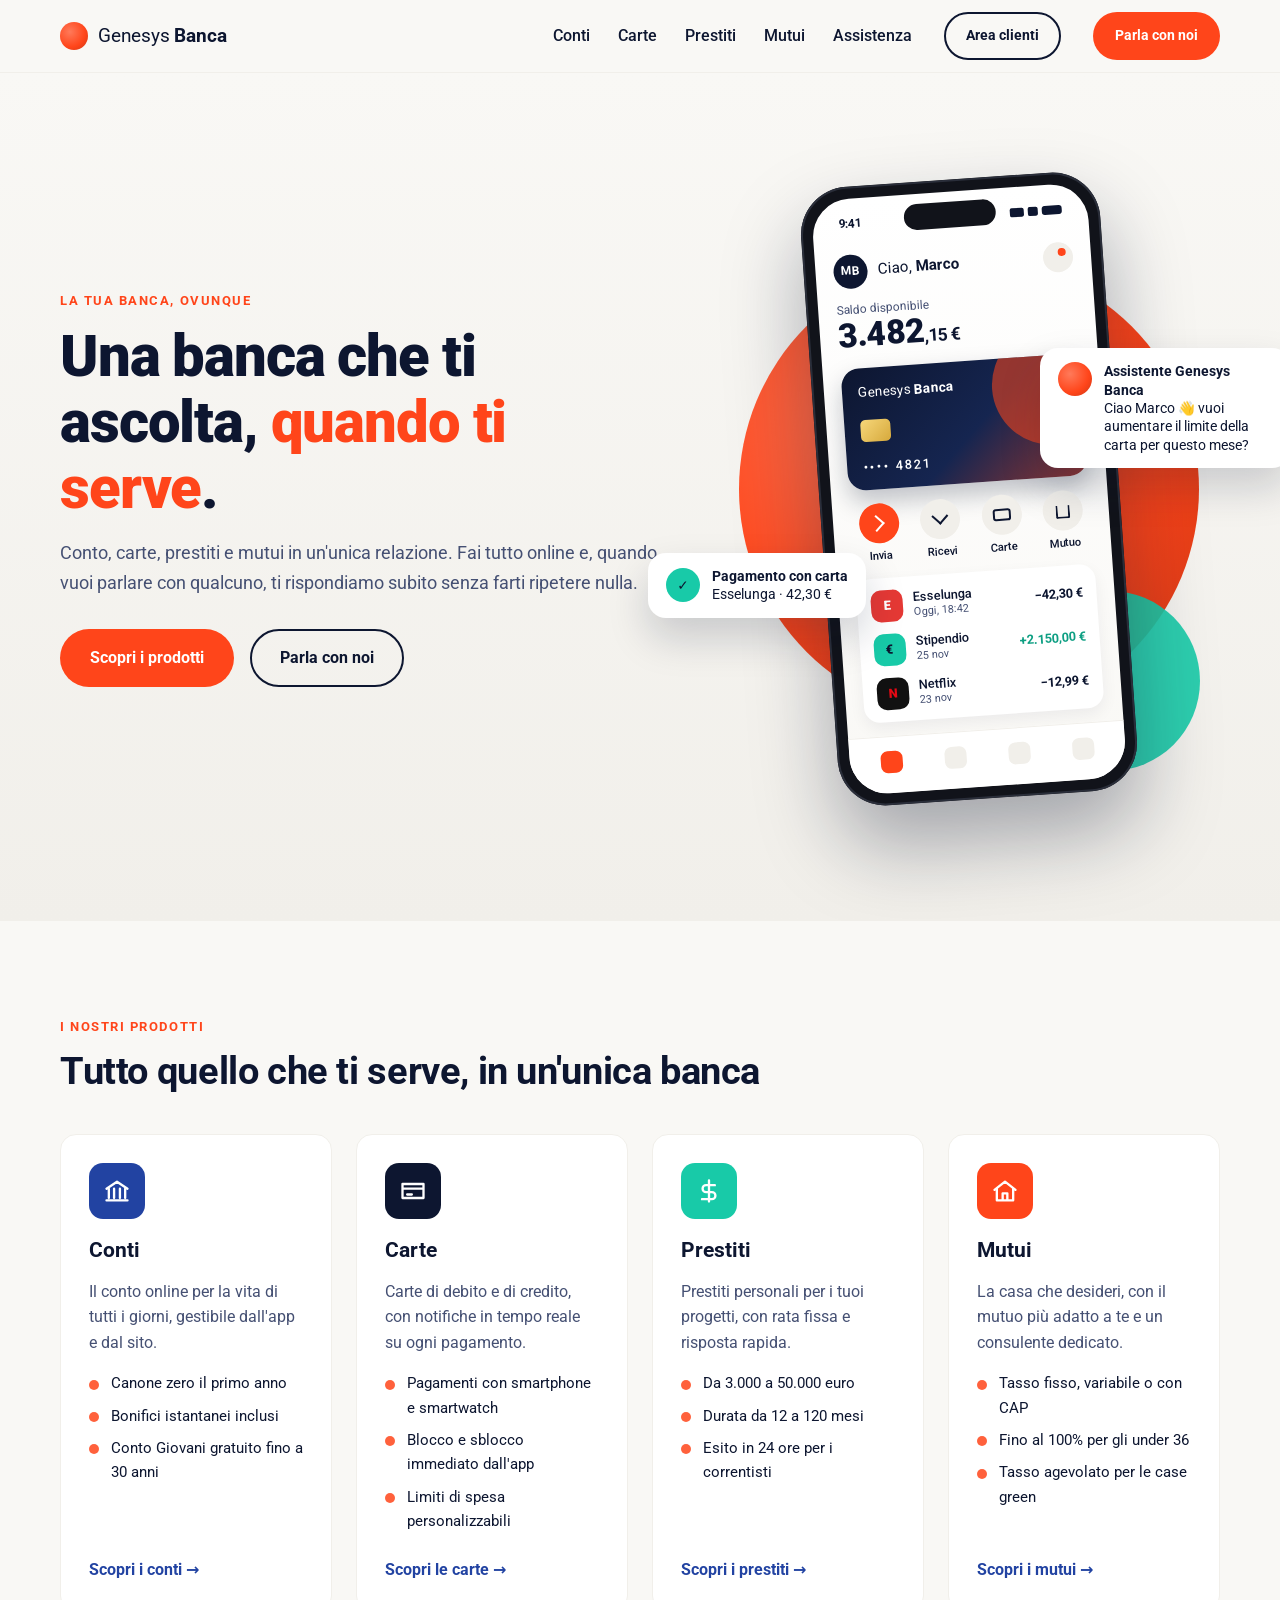
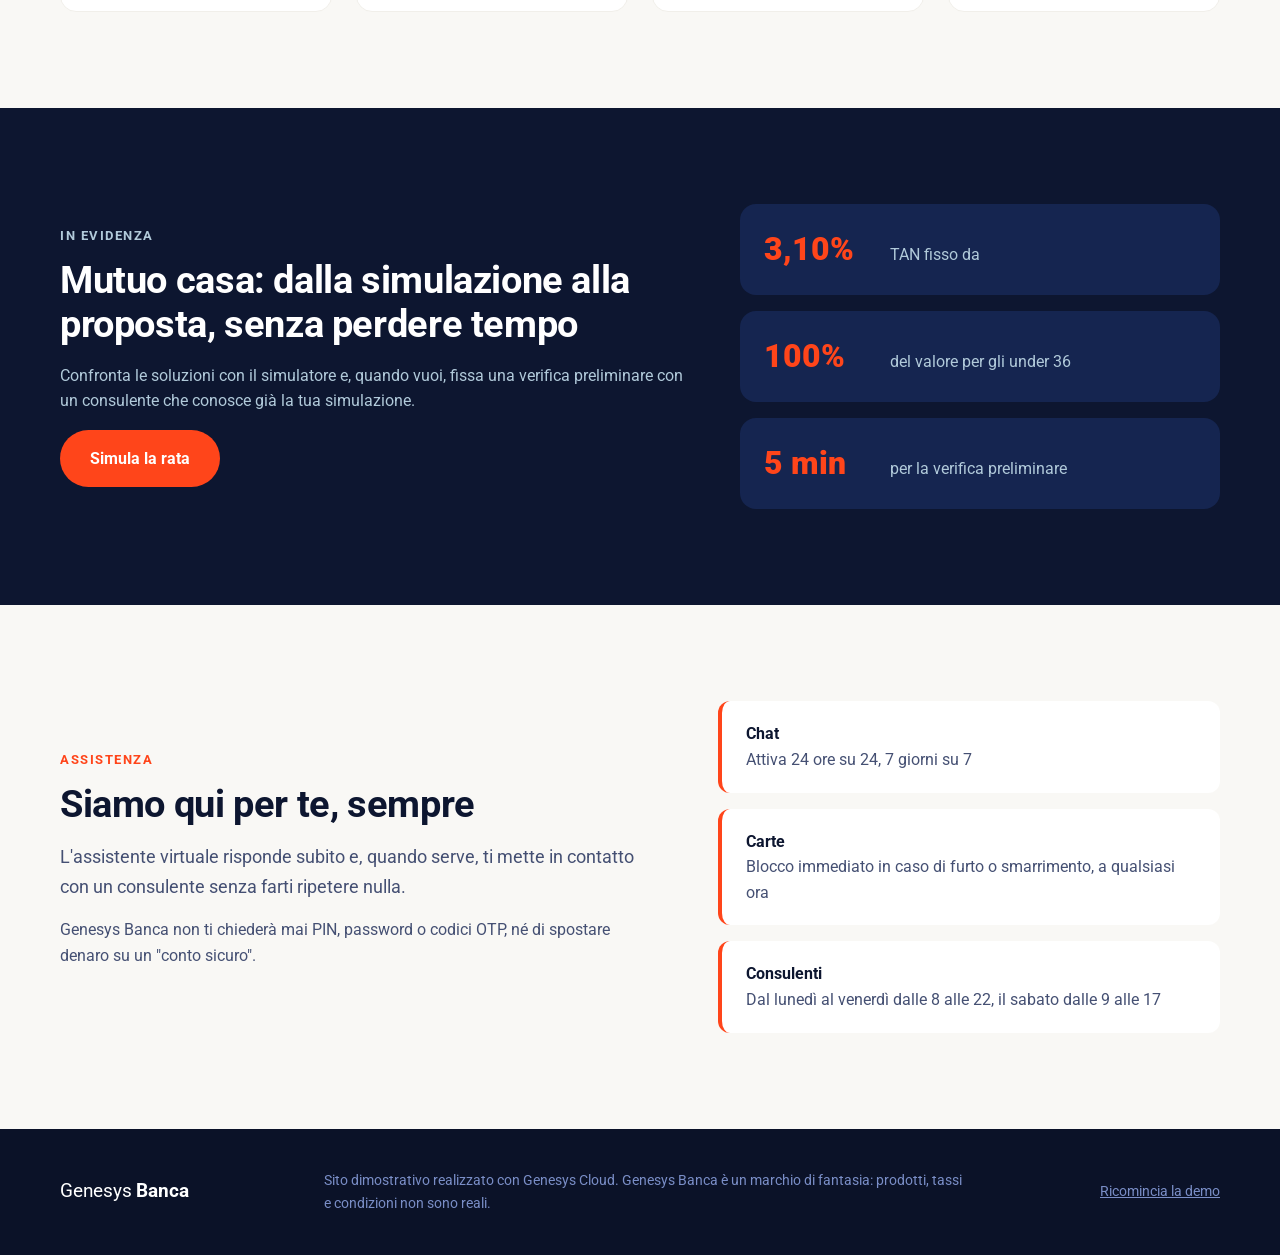
<file: index.html>
<!doctype html>
<html lang="it">
<head>
  <meta charset="utf-8">
  <meta name="viewport" content="width=device-width, initial-scale=1">
  <title>Genesys Banca | Conti, Carte, Prestiti e Mutui</title>
  <meta name="description" content="Genesys Banca: conti, carte, prestiti e mutui, con assistenza in chat 24 ore su 24.">
  <link rel="icon" type="image/png" href="app/icons/icon-192.png">
  <link rel="apple-touch-icon" href="app/icons/apple-touch-icon.png">
  <meta property="og:type" content="website">
  <meta property="og:site_name" content="Genesys Banca">
  <meta property="og:title" content="Genesys Banca | Conti, Carte, Prestiti e Mutui">
  <meta property="og:description" content="Conto, carte, prestiti e mutui in un'unica banca, con assistenza in chat 24 ore su 24.">
  <meta property="og:url" content="https://paolomanzotti.github.io/genesys-banca/">
  <meta property="og:image" content="https://paolomanzotti.github.io/genesys-banca/og-image.png">
  <meta property="og:image:width" content="1200">
  <meta property="og:image:height" content="630">
  <meta name="twitter:card" content="summary_large_image">
  <link rel="preconnect" href="https://fonts.googleapis.com">
  <link rel="preconnect" href="https://fonts.gstatic.com" crossorigin>
  <link href="https://fonts.googleapis.com/css2?family=Roboto:wght@400;500;700;900&display=swap" rel="stylesheet">
  <link rel="stylesheet" href="styles.css?v=13">
  <script src="app.js?v=8"></script>
</head>
<body data-home>
  <header class="topbar">
    <div class="container topbar-inner">
      <a class="brand" href="index.html">
        <span class="brand-mark" aria-hidden="true"></span>
        <span class="brand-name">Genesys <strong>Banca</strong></span>
      </a>
      <nav class="nav">
        <a href="conti.html">Conti</a>
        <a href="carte.html">Carte</a>
        <a href="prestiti.html">Prestiti</a>
        <a href="mutui.html">Mutui</a>
        <a href="index.html#assistenza">Assistenza</a>
      </nav>
      <div class="account" data-logged-out>
        <button class="btn btn-ghost btn-small" data-open-login>Area clienti</button>
      </div>
      <div class="account" data-logged-in hidden>
        <span class="greeting">Ciao, <strong data-customer-first-name></strong></span>
        <button class="link link-plain" data-logout>Esci</button>
      </div>
      <button class="btn btn-primary btn-small" data-open-chat>Parla con noi</button>
    </div>
  </header>

  <div class="modal" data-login-modal hidden>
    <div class="modal-card" role="dialog" aria-modal="true" aria-labelledby="login-title">
      <button class="modal-close" data-close-login aria-label="Chiudi">×</button>
      <p class="eyebrow">Area clienti</p>
      <h2 id="login-title">Accedi al tuo profilo</h2>
      <p class="modal-text">Sito dimostrativo: scegli il cliente demo con cui accedere.</p>
      <button class="customer" data-login>
        <span class="customer-avatar">MB</span>
        <span class="customer-info">
          <strong>Marco Bianchi</strong>
          <span>Correntista dal 2019 · Filiale Milano Porta Romana</span>
        </span>
        <span class="customer-go">Accedi →</span>
      </button>
    </div>
  </div>

  <main>
    <section class="hero">
      <div class="container hero-inner">
        <div class="hero-text">
          <p class="eyebrow">La tua banca, ovunque</p>
          <h1>Una banca che ti ascolta, <span class="accent">quando ti serve</span>.</h1>
          <p class="lead">Conto, carte, prestiti e mutui in un'unica relazione. Fai tutto online e, quando vuoi parlare con qualcuno, ti rispondiamo subito senza farti ripetere nulla.</p>
          <div class="hero-actions">
            <a class="btn btn-primary" href="#prodotti">Scopri i prodotti</a>
            <button class="btn btn-ghost" data-open-chat>Parla con noi</button>
          </div>
        </div>
        <div class="hero-visual" aria-hidden="true">
          <div class="phone">
            <div class="phone-notch"></div>
            <div class="phone-screen">
              <div class="app-status"><span>9:41</span><span class="app-status-icons"><i></i><i></i><i></i></span></div>
              <div class="app-header">
                <span class="app-avatar">MB</span>
                <span>Ciao, <strong>Marco</strong></span>
                <span class="app-bell"></span>
              </div>
              <div class="app-balance">
                <span>Saldo disponibile</span>
                <strong>3.482<small>,15 €</small></strong>
              </div>
              <div class="app-card">
                <span class="app-card-brand">Genesys <strong>Banca</strong></span>
                <span class="app-card-chip"></span>
                <span class="app-card-number">•••• 4821</span>
              </div>
              <div class="app-actions">
                <span><i class="ic-send"></i>Invia</span>
                <span><i class="ic-receive"></i>Ricevi</span>
                <span><i class="ic-card"></i>Carte</span>
                <span><i class="ic-home"></i>Mutuo</span>
              </div>
              <ul class="app-moves">
                <li><span class="move-logo move-shop">E</span><span>Esselunga<small>Oggi, 18:42</small></span><strong>−42,30 €</strong></li>
                <li><span class="move-logo move-salary">€</span><span>Stipendio<small>25 nov</small></span><strong class="move-in">+2.150,00 €</strong></li>
                <li><span class="move-logo move-sub">N</span><span>Netflix<small>23 nov</small></span><strong>−12,99 €</strong></li>
              </ul>
              <div class="app-tabbar"><i class="on"></i><i></i><i></i><i></i></div>
            </div>
          </div>
          <div class="float float-pay">
            <span class="float-icon">✓</span>
            <span><strong>Pagamento con carta</strong>Esselunga · 42,30 €</span>
          </div>
          <div class="float float-chat">
            <span class="float-avatar"></span>
            <span><strong>Assistente Genesys Banca</strong>Ciao Marco 👋 vuoi aumentare il limite della carta per questo mese?</span>
          </div>
        </div>
      </div>
    </section>

    <section id="prodotti" class="section">
      <div class="container">
        <p class="eyebrow">I nostri prodotti</p>
        <h2>Tutto quello che ti serve, in un'unica banca</h2>
        <div class="cards cards-4">
          <article class="card card-clickable" id="conti">
            <div class="icon icon-blue">
              <svg viewBox="0 0 24 24"><path d="M3 10l9-6 9 6M5 10v8M9.5 10v8M14.5 10v8M19 10v8M3 20h18"/></svg>
            </div>
            <h3>Conti</h3>
            <p>Il conto online per la vita di tutti i giorni, gestibile dall'app e dal sito.</p>
            <ul class="product-list">
              <li>Canone zero il primo anno</li>
              <li>Bonifici istantanei inclusi</li>
              <li>Conto Giovani gratuito fino a 30 anni</li>
            </ul>
            <a class="link" href="conti.html">Scopri i conti</a>
          </article>
          <article class="card card-clickable" id="carte">
            <div class="icon icon-navy">
              <svg viewBox="0 0 24 24"><path d="M3 6h18v12H3zM3 10h18M7 15h4"/></svg>
            </div>
            <h3>Carte</h3>
            <p>Carte di debito e di credito, con notifiche in tempo reale su ogni pagamento.</p>
            <ul class="product-list">
              <li>Pagamenti con smartphone e smartwatch</li>
              <li>Blocco e sblocco immediato dall'app</li>
              <li>Limiti di spesa personalizzabili</li>
            </ul>
            <a class="link" href="carte.html">Scopri le carte</a>
          </article>
          <article class="card card-clickable" id="prestiti">
            <div class="icon icon-teal">
              <svg viewBox="0 0 24 24"><path d="M12 3v18M17 7H9.5a3 3 0 0 0 0 6h5a3 3 0 0 1 0 6H6"/></svg>
            </div>
            <h3>Prestiti</h3>
            <p>Prestiti personali per i tuoi progetti, con rata fissa e risposta rapida.</p>
            <ul class="product-list">
              <li>Da 3.000 a 50.000 euro</li>
              <li>Durata da 12 a 120 mesi</li>
              <li>Esito in 24 ore per i correntisti</li>
            </ul>
            <a class="link" href="prestiti.html">Scopri i prestiti</a>
          </article>
          <article class="card card-clickable">
            <div class="icon icon-orange">
              <svg viewBox="0 0 24 24"><path d="M3 11l9-7 9 7M5 10v10h14V10M10 20v-6h4v6"/></svg>
            </div>
            <h3>Mutui</h3>
            <p>La casa che desideri, con il mutuo più adatto a te e un consulente dedicato.</p>
            <ul class="product-list">
              <li>Tasso fisso, variabile o con CAP</li>
              <li>Fino al 100% per gli under 36</li>
              <li>Tasso agevolato per le case green</li>
            </ul>
            <a class="link" href="mutui.html">Scopri i mutui</a>
          </article>
        </div>
      </div>
    </section>

    <section class="section section-dark">
      <div class="container feature">
        <div>
          <p class="eyebrow eyebrow-light">In evidenza</p>
          <h2>Mutuo casa: dalla simulazione alla proposta, senza perdere tempo</h2>
          <p>Confronta le soluzioni con il simulatore e, quando vuoi, fissa una verifica preliminare con un consulente che conosce già la tua simulazione.</p>
          <a class="btn btn-primary" href="mutui.html#simulatore">Simula la rata</a>
        </div>
        <ul class="feature-stats">
          <li><strong>3,10%</strong><span>TAN fisso da</span></li>
          <li><strong>100%</strong><span>del valore per gli under 36</span></li>
          <li><strong>5 min</strong><span>per la verifica preliminare</span></li>
        </ul>
      </div>
    </section>

    <section id="assistenza" class="section">
      <div class="container assist">
        <div>
          <p class="eyebrow">Assistenza</p>
          <h2>Siamo qui per te, sempre</h2>
          <p class="lead">L'assistente virtuale risponde subito e, quando serve, ti mette in contatto con un consulente senza farti ripetere nulla.</p>
          <p class="muted">Genesys Banca non ti chiederà mai PIN, password o codici OTP, né di spostare denaro su un "conto sicuro".</p>
        </div>
        <ul class="assist-list">
          <li><strong>Chat</strong><span>Attiva 24 ore su 24, 7 giorni su 7</span></li>
          <li><strong>Carte</strong><span>Blocco immediato in caso di furto o smarrimento, a qualsiasi ora</span></li>
          <li><strong>Consulenti</strong><span>Dal lunedì al venerdì dalle 8 alle 22, il sabato dalle 9 alle 17</span></li>
        </ul>
      </div>
    </section>
  </main>

  <footer class="footer">
    <div class="container footer-inner">
      <span class="brand-name">Genesys <strong>Banca</strong></span>
      <p>Sito dimostrativo realizzato con Genesys Cloud. Genesys Banca è un marchio di fantasia: prodotti, tassi e condizioni non sono reali.</p>
      <button type="button" class="footer-reset" data-reset-demo>Ricomincia la demo</button>
    </div>
  </footer>
</body>
</html>
</file>
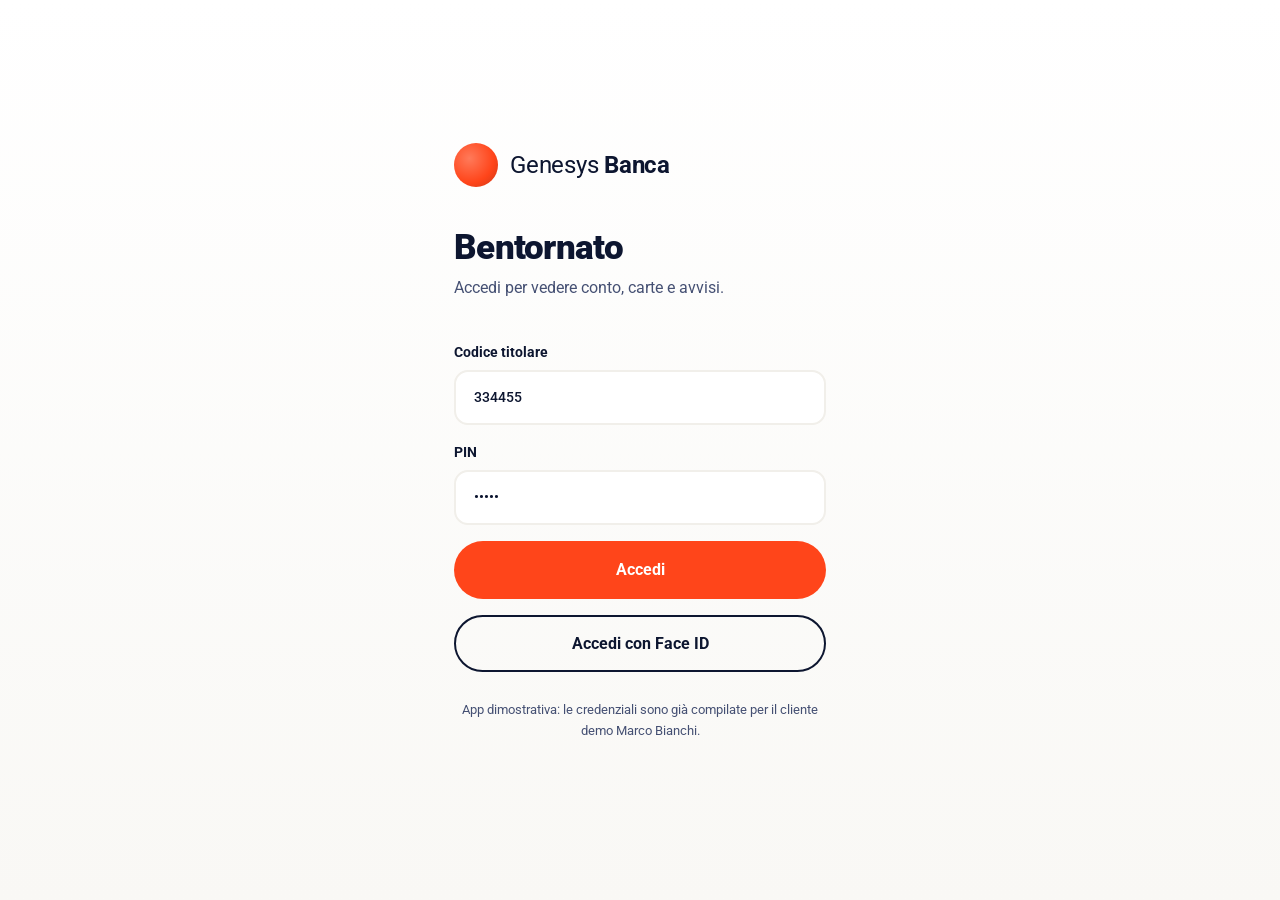
<file: app/index.html>
<!doctype html>
<html lang="it">
<head>
  <meta charset="utf-8">
  <meta name="viewport" content="width=device-width, initial-scale=1, viewport-fit=cover">
  <title>Genesys Banca</title>
  <meta name="theme-color" content="#0d1630">
  <meta name="apple-mobile-web-app-capable" content="yes">
  <meta name="apple-mobile-web-app-title" content="Genesys Banca">
  <meta name="apple-mobile-web-app-status-bar-style" content="default">
  <link rel="manifest" href="manifest.webmanifest">
  <link rel="icon" href="icons/icon-192.png">
  <link rel="apple-touch-icon" href="icons/apple-touch-icon.png">
  <meta property="og:type" content="website">
  <meta property="og:site_name" content="Genesys Banca">
  <meta property="og:title" content="Genesys Banca">
  <meta property="og:description" content="La tua banca in tasca: conto, carte, mutui e avvisi in tempo reale.">
  <meta property="og:url" content="https://paolomanzotti.github.io/genesys-banca/app/">
  <meta property="og:image" content="https://paolomanzotti.github.io/genesys-banca/og-image.png">
  <meta property="og:image:width" content="1200">
  <meta property="og:image:height" content="630">
  <meta name="twitter:card" content="summary_large_image">
  <link rel="preconnect" href="https://fonts.googleapis.com">
  <link rel="preconnect" href="https://fonts.gstatic.com" crossorigin>
  <link href="https://fonts.googleapis.com/css2?family=Roboto:wght@400;500;700;900&display=swap" rel="stylesheet">
  <link rel="stylesheet" href="../styles.css?v=11">
  <script src="../app.js?v=5"></script>
</head>
<body class="pwa">
  <main class="pwa-login" data-view="login" hidden>
    <div class="pwa-login-brand">
      <span class="brand-mark" aria-hidden="true"></span>
      <span class="brand-name">Genesys <strong>Banca</strong></span>
    </div>
    <h1>Bentornato</h1>
    <p class="muted">Accedi per vedere conto, carte e avvisi.</p>
    <form class="pwa-login-form" data-login-form>
      <label>Codice titolare
        <input name="codice" inputmode="numeric" autocomplete="username" value="334455">
      </label>
      <label>PIN
        <input name="pin" type="password" inputmode="numeric" autocomplete="current-password" value="12345" maxlength="5">
      </label>
      <button class="btn btn-primary" type="submit">Accedi</button>
      <button class="btn btn-ghost" type="button" data-face-id>Accedi con Face ID</button>
    </form>
    <p class="pwa-login-note">App dimostrativa: le credenziali sono già compilate per il cliente demo Marco Bianchi.</p>
  </main>

  <main class="pwa-screen" data-view="home" hidden>
    <div class="app-header">
      <span class="app-avatar">MB</span>
      <span>Ciao, <strong>Marco</strong></span>
      <button class="app-bell" data-bell data-go-tab="avvisi" aria-label="Avvisi"></button>
      <button class="link link-plain pwa-logout" data-app-logout>Esci</button>
    </div>

    <div class="app-card pwa-debit">
      <span class="app-card-brand">Genesys <strong>Banca</strong></span>
      <span class="pwa-debit-type">Carta di debito</span>
      <span class="app-card-chip"></span>
      <span class="app-card-number">•••• 4821</span>
    </div>

    <div class="pwa-stats">
      <div><span>Saldo conto</span><strong>3.482,15 €</strong></div>
      <div><span>Speso questo mese</span><strong data-month-total></strong></div>
    </div>

    <div class="pwa-tabs" role="tablist">
      <button role="tab" data-tab="movimenti" aria-selected="true">Movimenti carta</button>
      <button role="tab" data-tab="avvisi" aria-selected="false">Avvisi <span class="pwa-badge" data-inbox-count hidden></span></button>
    </div>

    <section class="pwa-panel" data-tab-panel="movimenti">
      <div class="pwa-push-hint" data-push-hint hidden>
        <span>Attiva gli avvisi per ricevere appuntamenti e conferme in tempo reale.</span>
        <button class="link" data-go-tab="avvisi">Attiva</button>
      </div>
      <div data-movements></div>
    </section>

    <section data-tab-panel="avvisi" hidden>
      <div class="pwa-panel">
        <h2>Avvisi della banca</h2>
        <div data-state="install" hidden>
          <p>Per ricevere gli avvisi su iPhone aggiungi prima l'app alla schermata Home: tocca <strong>Condividi</strong> e poi <strong>Aggiungi alla schermata Home</strong>. Poi apri Genesys Banca dall'icona.</p>
        </div>
        <div data-state="unsupported" hidden>
          <p>Questo browser non supporta le notifiche. Prova con Chrome, Edge o Safari aggiornati.</p>
        </div>
        <div data-state="ask" hidden>
          <p>Ricevi in tempo reale gli appuntamenti con il consulente, con l'orario e il codice per riconoscerci.</p>
          <button class="btn btn-primary" data-enable-push>Attiva notifiche</button>
        </div>
        <div data-state="denied" hidden>
          <p>Le notifiche sono bloccate. Riattivale dalle impostazioni del dispositivo per Genesys Banca.</p>
        </div>
        <div data-state="active" hidden>
          <p class="pwa-ok">Notifiche attive su questo dispositivo.</p>
          <button class="link" data-test-push>Invia un avviso di prova</button>
        </div>
        <p class="pwa-error" data-push-error hidden></p>
      </div>
      <div class="pwa-panel">
        <h2>I tuoi avvisi</h2>
        <ul class="pwa-inbox" data-inbox></ul>
        <p class="muted" data-inbox-empty>Nessun avviso per ora.</p>
      </div>
    </section>
  </main>

  <script>
    var PUSH_API = 'https://genesys-banca-push.paolomanzotti.workers.dev';
    var SESSION_KEY = 'genesys-banca-app-session';

    // Debit card movements, relative to today so the demo always looks current.
    var MOVEMENTS = [
      { days: 0, time: '18:42', merchant: 'Esselunga', detail: 'Milano · contactless', category: 'shop', amount: -42.30 },
      { days: 0, time: '08:15', merchant: 'Bar Pasticceria Marchesi', detail: 'Milano · contactless', category: 'food', amount: -3.80 },
      { days: 1, time: '20:10', merchant: 'Amazon.it', detail: 'Acquisto online', category: 'online', amount: -27.99 },
      { days: 1, time: '12:31', merchant: 'Prelievo ATM', detail: 'Genesys Banca · Porta Romana', category: 'cash', amount: -100.00 },
      { days: 2, time: '19:05', merchant: 'Eni Station', detail: 'Viale Umbria · carburante', category: 'fuel', amount: -55.00 },
      { days: 2, time: '10:22', merchant: 'Farmacia Santa Teresa', detail: 'Milano', category: 'health', amount: -14.50 },
      { days: 3, time: '21:47', merchant: 'Trenitalia', detail: 'Acquisto online · Milano-Roma', category: 'travel', amount: -39.90 },
      { days: 4, time: '17:30', merchant: 'Zara', detail: 'Corso Vittorio Emanuele', category: 'shop', amount: -59.95 },
      { days: 5, time: '09:12', merchant: 'Rimborso Amazon.it', detail: 'Reso accreditato', category: 'refund', amount: 18.50 },
      { days: 6, time: '21:03', merchant: 'Ristorante Da Giacomo', detail: 'Milano · 2 persone', category: 'food', amount: -64.00 },
      { days: 7, time: '16:40', merchant: 'IKEA', detail: 'San Giuliano Milanese', category: 'home', amount: -129.00 }
    ];
    var CATEGORY_ICONS = { shop: '🛒', food: '☕', online: '📦', cash: '🏧', fuel: '⛽', health: '💊', travel: '🚆', refund: '↩', home: '🛋' };

    var euro = new Intl.NumberFormat('it-IT', { style: 'currency', currency: 'EUR', useGrouping: 'always' });
    var dayFormat = new Intl.DateTimeFormat('it-IT', { weekday: 'long', day: 'numeric', month: 'long' });
    var dateTime = new Intl.DateTimeFormat('it-IT', { day: 'numeric', month: 'short', hour: '2-digit', minute: '2-digit' });

    var isIos = /iPhone|iPad|iPod/.test(navigator.userAgent);
    var isStandalone = window.matchMedia('(display-mode: standalone)').matches || navigator.standalone === true;
    var pushSupported = 'serviceWorker' in navigator && 'PushManager' in window && 'Notification' in window;
    var registrationPromise = pushSupported ? navigator.serviceWorker.register('sw.js') : null;

    function el(tag, className, text) {
      var node = document.createElement(tag);
      if (className) node.className = className;
      if (text !== undefined) node.textContent = text;
      return node;
    }

    function dayLabel(days, date) {
      if (days === 0) return 'Oggi';
      if (days === 1) return 'Ieri';
      var label = dayFormat.format(date);
      return label.charAt(0).toUpperCase() + label.slice(1);
    }

    function renderMovements() {
      var container = document.querySelector('[data-movements]');
      container.innerHTML = '';
      var today = new Date();
      var monthTotal = 0;
      var currentDay = null;
      var list = null;
      MOVEMENTS.forEach(function (m) {
        var date = new Date(today.getFullYear(), today.getMonth(), today.getDate() - m.days);
        if (date.getMonth() === today.getMonth() && m.amount < 0) monthTotal -= m.amount;
        if (m.days !== currentDay) {
          currentDay = m.days;
          container.append(el('h3', 'pwa-day', dayLabel(m.days, date)));
          list = el('ul', 'app-moves pwa-moves');
          container.append(list);
        }
        var item = el('li');
        item.append(el('span', 'move-logo move-' + m.category, CATEGORY_ICONS[m.category]));
        var text = el('span');
        text.append(document.createTextNode(m.merchant), el('small', '', m.time + ' · ' + m.detail));
        item.append(text);
        item.append(el('strong', m.amount > 0 ? 'move-in' : '', (m.amount > 0 ? '+' : '−') + euro.format(Math.abs(m.amount))));
        list.append(item);
      });
      document.querySelector('[data-month-total]').textContent = euro.format(monthTotal);
    }

    function showView(name) {
      document.querySelectorAll('[data-view]').forEach(function (v) { v.hidden = v.getAttribute('data-view') !== name; });
    }

    function showTab(name) {
      document.querySelectorAll('[data-tab]').forEach(function (t) { t.setAttribute('aria-selected', String(t.getAttribute('data-tab') === name)); });
      document.querySelectorAll('[data-tab-panel]').forEach(function (p) { p.hidden = p.getAttribute('data-tab-panel') !== name; });
      if (name === 'avvisi') renderInbox();
    }

    function openHome() {
      showView('home');
      showTab(new URLSearchParams(location.search).has('avvisi') ? 'avvisi' : 'movimenti');
      renderMovements();
      refreshState();
      renderInbox();
    }

    function logIn() {
      localStorage.setItem(SESSION_KEY, '1');
      localStorage.setItem(CUSTOMER_KEY, JSON.stringify(DEMO_CUSTOMER));
      applyCustomer(DEMO_CUSTOMER);
      openHome();
    }

    function logOut() {
      localStorage.removeItem(SESSION_KEY);
      localStorage.removeItem(CUSTOMER_KEY);
      applyCustomer(null);
      showView('login');
    }

    function showState(name) {
      document.querySelectorAll('[data-state]').forEach(function (s) { s.hidden = s.getAttribute('data-state') !== name; });
      document.querySelector('[data-push-hint]').hidden = name !== 'ask' && name !== 'install';
    }

    function showError(message) {
      var node = document.querySelector('[data-push-error]');
      node.textContent = message;
      node.hidden = !message;
    }

    function base64ToBytes(text) {
      var base64 = text.replace(/-/g, '+').replace(/_/g, '/') + '==='.slice((text.length + 3) % 4);
      return Uint8Array.from(atob(base64), function (c) { return c.charCodeAt(0); });
    }

    function post(path, body) {
      return fetch(PUSH_API + path, { method: 'POST', headers: { 'Content-Type': 'application/json' }, body: JSON.stringify(body) })
        .then(function (response) {
          return response.json().then(function (data) {
            if (!response.ok) throw new Error(data.error || response.statusText);
            return data;
          });
        });
    }

    function saveSubscription(subscription) {
      return post('/subscribe', { customerId: DEMO_CUSTOMER.id, subscription: subscription.toJSON() });
    }

    function enablePush() {
      showError('');
      Notification.requestPermission().then(function (permission) {
        if (permission !== 'granted') return refreshState();
        return Promise.all([registrationPromise, fetch(PUSH_API + '/vapid').then(function (r) { return r.json(); })])
          .then(function (results) {
            return results[0].pushManager.subscribe({ userVisibleOnly: true, applicationServerKey: base64ToBytes(results[1].publicKey) });
          })
          .then(saveSubscription)
          .then(refreshState);
      }).catch(function (error) { showError('Attivazione non riuscita: ' + error.message); });
    }

    function refreshState() {
      if (isIos && !isStandalone) return showState('install');
      if (!pushSupported) return showState('unsupported');
      if (Notification.permission === 'denied') return showState('denied');
      if (Notification.permission !== 'granted') return showState('ask');
      return registrationPromise
        .then(function (registration) { return registration.pushManager.getSubscription(); })
        .then(function (subscription) {
          if (!subscription) return showState('ask');
          showState('active');
          return saveSubscription(subscription);
        })
        .catch(function (error) { showError(error.message); });
    }

    function renderInbox() {
      if (!('caches' in window)) return;
      caches.open('genesys-banca-inbox')
        .then(function (cache) { return cache.match('inbox.json'); })
        .then(function (response) { return response ? response.json() : []; })
        .then(function (inbox) {
          var list = document.querySelector('[data-inbox]');
          list.innerHTML = '';
          inbox.forEach(function (message, index) {
            var item = el('li', index === 0 ? 'pwa-inbox-new' : '');
            item.append(el('strong', '', message.title), el('span', '', message.body),
              el('small', '', message.sentAt ? dateTime.format(new Date(message.sentAt)) : ''));
            list.append(item);
          });
          document.querySelector('[data-inbox-empty]').hidden = inbox.length > 0;
          document.querySelector('[data-bell]').classList.toggle('app-bell-on', inbox.length > 0);
          var count = document.querySelector('[data-inbox-count]');
          count.textContent = inbox.length;
          count.hidden = inbox.length === 0;
        });
    }

    document.querySelector('[data-login-form]').addEventListener('submit', function (event) {
      event.preventDefault();
      logIn();
    });
    document.querySelector('[data-face-id]').addEventListener('click', logIn);
    document.querySelector('[data-app-logout]').addEventListener('click', logOut);
    document.querySelectorAll('[data-tab]').forEach(function (t) {
      t.addEventListener('click', function () { showTab(t.getAttribute('data-tab')); });
    });
    document.querySelectorAll('[data-go-tab]').forEach(function (b) {
      b.addEventListener('click', function () { showTab(b.getAttribute('data-go-tab')); });
    });
    document.querySelector('[data-enable-push]').addEventListener('click', enablePush);
    document.querySelector('[data-test-push]').addEventListener('click', function () {
      showError('');
      post('/test', { customerId: DEMO_CUSTOMER.id }).catch(function (error) { showError('Invio non riuscito: ' + error.message); });
    });
    if (pushSupported) {
      navigator.serviceWorker.addEventListener('message', function (event) {
        if (event.data && event.data.type === 'inbox-updated') renderInbox();
      });
    }
    document.addEventListener('visibilitychange', function () { if (!document.hidden) renderInbox(); });

    if (localStorage.getItem(SESSION_KEY)) openHome();
    else showView('login');
  </script>
</body>
</html>
</file>
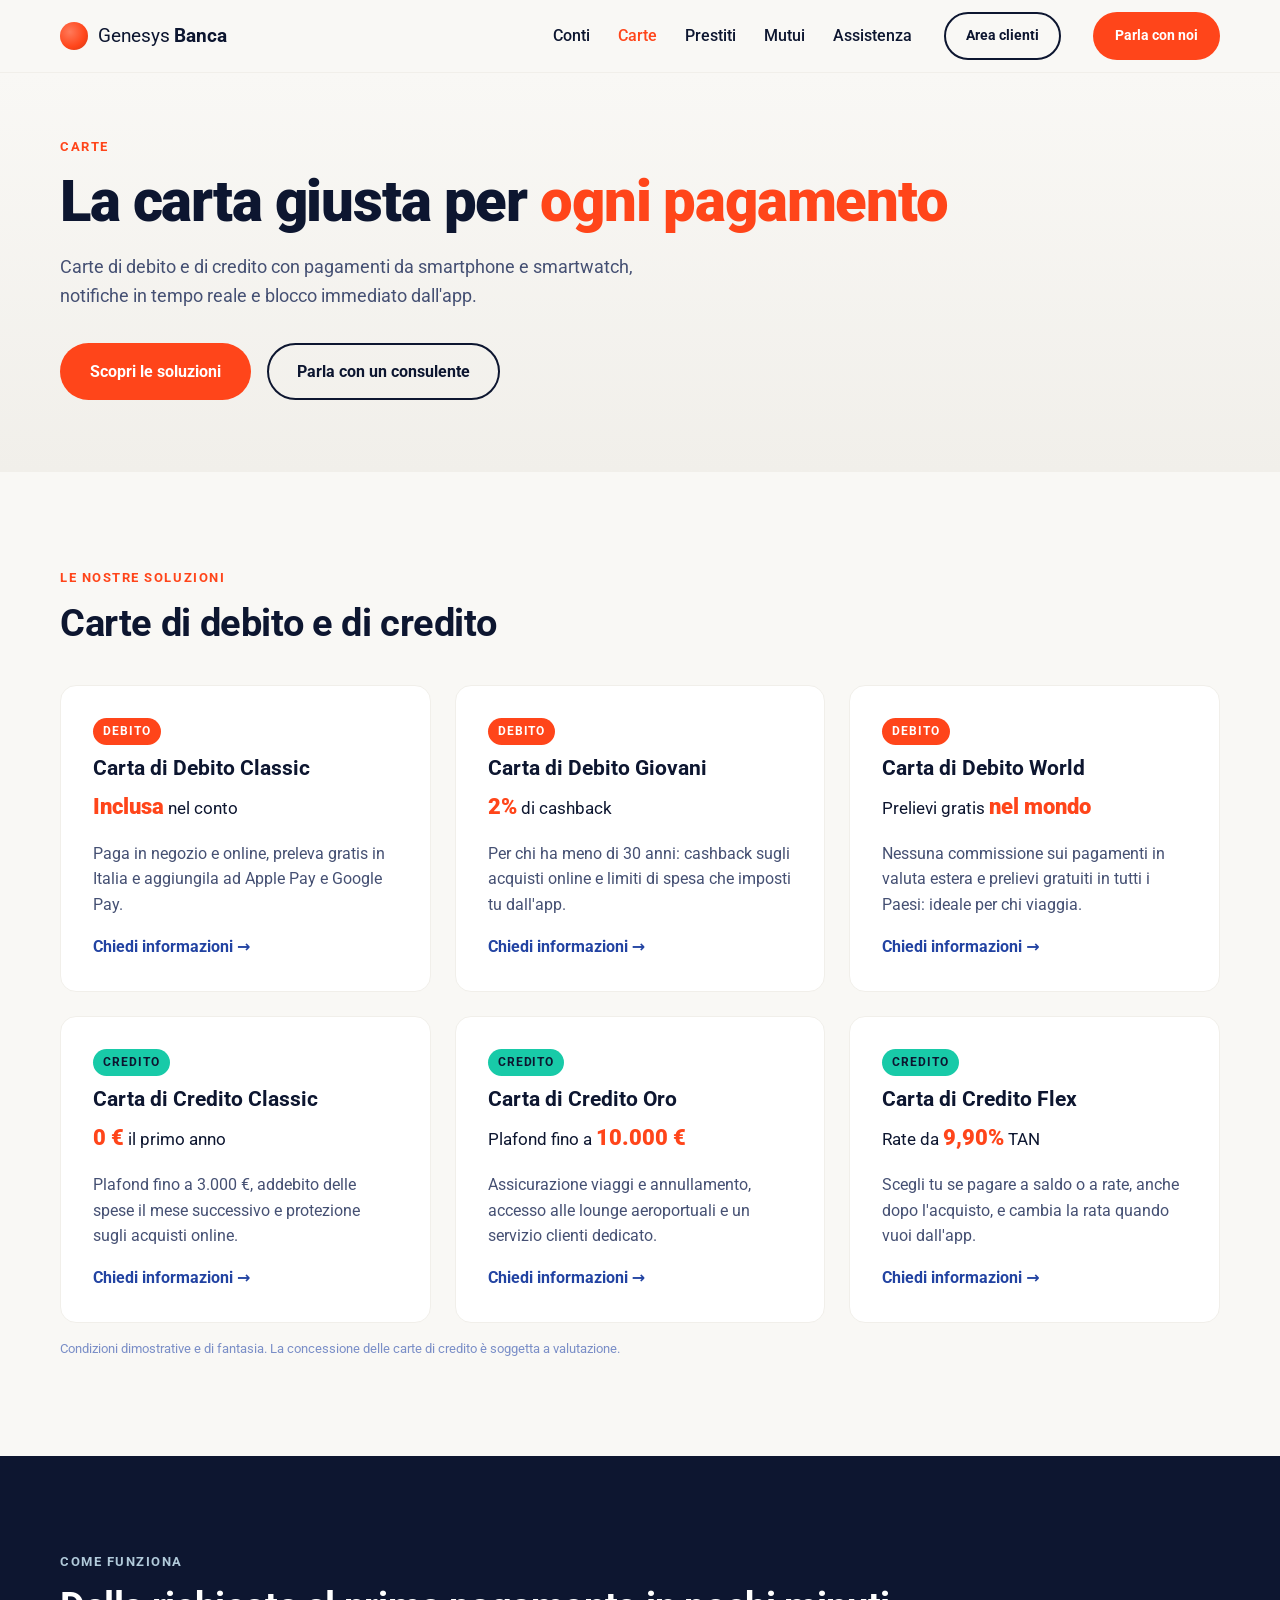
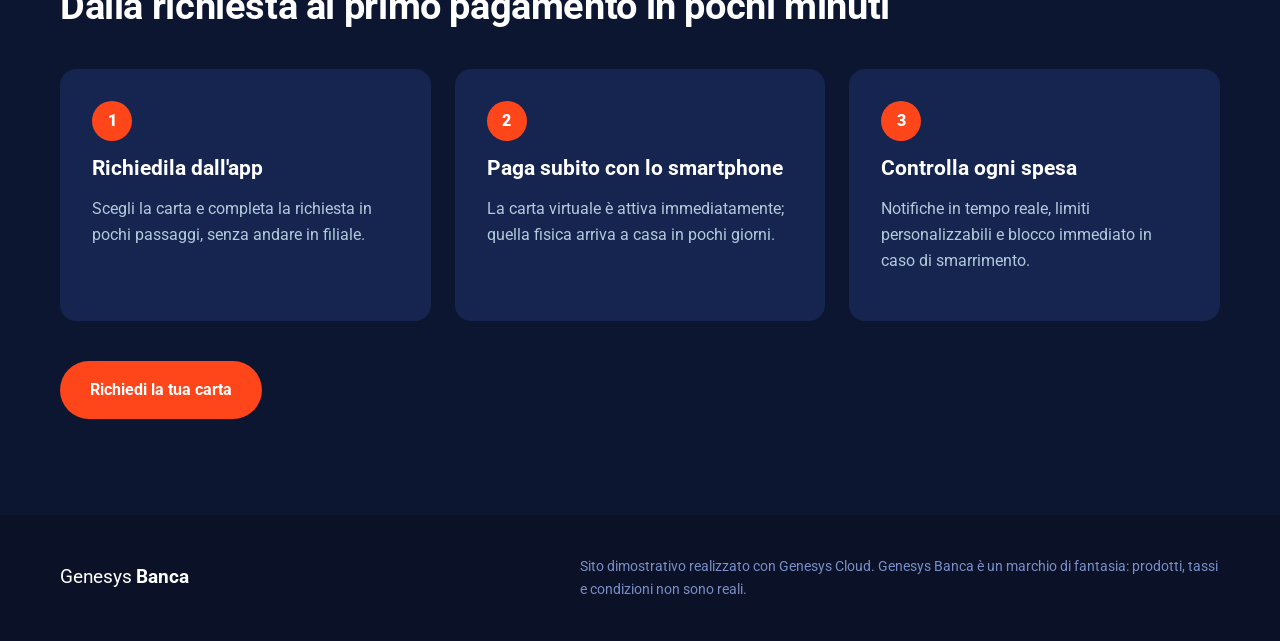
<file: carte.html>
<!doctype html>
<html lang="it">
<head>
  <meta charset="utf-8">
  <meta name="viewport" content="width=device-width, initial-scale=1">
  <title>Carte di debito e credito | Genesys Banca</title>
  <meta name="description" content="Carte di debito e di credito Genesys Banca: contactless, pagamenti con smartphone e controllo di ogni spesa dall&#x27;app.">
  <link rel="icon" type="image/png" href="app/icons/icon-192.png">
  <link rel="apple-touch-icon" href="app/icons/apple-touch-icon.png">
  <meta property="og:type" content="website">
  <meta property="og:site_name" content="Genesys Banca">
  <meta property="og:title" content="Carte | Genesys Banca">
  <meta property="og:description" content="Carte di debito e di credito Genesys Banca: contactless, pagamenti con smartphone e controllo di ogni spesa dall&#x27;app.">
  <meta property="og:url" content="https://paolomanzotti.github.io/genesys-banca/carte.html">
  <meta property="og:image" content="https://paolomanzotti.github.io/genesys-banca/og-image.png">
  <meta property="og:image:width" content="1200">
  <meta property="og:image:height" content="630">
  <meta name="twitter:card" content="summary_large_image">
  <link rel="preconnect" href="https://fonts.googleapis.com">
  <link rel="preconnect" href="https://fonts.gstatic.com" crossorigin>
  <link href="https://fonts.googleapis.com/css2?family=Roboto:wght@400;500;700;900&display=swap" rel="stylesheet">
  <link rel="stylesheet" href="styles.css?v=13">
  <script src="app.js?v=8"></script>
</head>
<body>
  <header class="topbar">
    <div class="container topbar-inner">
      <a class="brand" href="index.html">
        <span class="brand-mark" aria-hidden="true"></span>
        <span class="brand-name">Genesys <strong>Banca</strong></span>
      </a>
      <nav class="nav">
        <a href="conti.html">Conti</a>
        <a href="carte.html" class="active">Carte</a>
        <a href="prestiti.html">Prestiti</a>
        <a href="mutui.html">Mutui</a>
        <a href="index.html#assistenza">Assistenza</a>
      </nav>
      <div class="account" data-logged-out>
        <button class="btn btn-ghost btn-small" data-open-login>Area clienti</button>
      </div>
      <div class="account" data-logged-in hidden>
        <span class="greeting">Ciao, <strong data-customer-first-name></strong></span>
        <button class="link link-plain" data-logout>Esci</button>
      </div>
      <button class="btn btn-primary btn-small" data-open-chat>Parla con noi</button>
    </div>
  </header>

  <div class="modal" data-login-modal hidden>
    <div class="modal-card" role="dialog" aria-modal="true" aria-labelledby="login-title">
      <button class="modal-close" data-close-login aria-label="Chiudi">×</button>
      <p class="eyebrow">Area clienti</p>
      <h2 id="login-title">Accedi al tuo profilo</h2>
      <p class="modal-text">Sito dimostrativo: scegli il cliente demo con cui accedere.</p>
      <button class="customer" data-login>
        <span class="customer-avatar">MB</span>
        <span class="customer-info">
          <strong>Marco Bianchi</strong>
          <span>Correntista dal 2019 · Filiale Milano Porta Romana</span>
        </span>
        <span class="customer-go">Accedi →</span>
      </button>
    </div>
  </div>

  <main>
    <section class="hero hero-small">
      <div class="container">
        <p class="eyebrow">Carte</p>
        <h1>La carta giusta per <span class="accent">ogni pagamento</span></h1>
        <p class="lead">Carte di debito e di credito con pagamenti da smartphone e smartwatch, notifiche in tempo reale e blocco immediato dall'app.</p>
        <div class="hero-actions">
          <a class="btn btn-primary" href="#prodotti">Scopri le soluzioni</a>
          <button class="btn btn-ghost" data-open-chat>Parla con un consulente</button>
        </div>
      </div>
    </section>

    <section class="section" id="prodotti">
      <div class="container">
        <p class="eyebrow">Le nostre soluzioni</p>
        <h2>Carte di debito e di credito</h2>
        <div class="types">
          <article class="card type-card">
            <span class="tag">Debito</span>
            <h3>Carta di Debito Classic</h3>
            <p class="type-rate"><strong>Inclusa</strong> nel conto</p>
            <p>Paga in negozio e online, preleva gratis in Italia e aggiungila ad Apple Pay e Google Pay.</p>
            <button class="link" data-open-chat>Chiedi informazioni</button>
          </article>
          <article class="card type-card">
            <span class="tag">Debito</span>
            <h3>Carta di Debito Giovani</h3>
            <p class="type-rate"><strong>2%</strong> di cashback</p>
            <p>Per chi ha meno di 30 anni: cashback sugli acquisti online e limiti di spesa che imposti tu dall'app.</p>
            <button class="link" data-open-chat>Chiedi informazioni</button>
          </article>
          <article class="card type-card">
            <span class="tag">Debito</span>
            <h3>Carta di Debito World</h3>
            <p class="type-rate">Prelievi gratis <strong>nel mondo</strong></p>
            <p>Nessuna commissione sui pagamenti in valuta estera e prelievi gratuiti in tutti i Paesi: ideale per chi viaggia.</p>
            <button class="link" data-open-chat>Chiedi informazioni</button>
          </article>
          <article class="card type-card">
            <span class="tag tag-teal">Credito</span>
            <h3>Carta di Credito Classic</h3>
            <p class="type-rate"><strong>0 €</strong> il primo anno</p>
            <p>Plafond fino a 3.000 €, addebito delle spese il mese successivo e protezione sugli acquisti online.</p>
            <button class="link" data-open-chat>Chiedi informazioni</button>
          </article>
          <article class="card type-card">
            <span class="tag tag-teal">Credito</span>
            <h3>Carta di Credito Oro</h3>
            <p class="type-rate">Plafond fino a <strong>10.000 €</strong></p>
            <p>Assicurazione viaggi e annullamento, accesso alle lounge aeroportuali e un servizio clienti dedicato.</p>
            <button class="link" data-open-chat>Chiedi informazioni</button>
          </article>
          <article class="card type-card">
            <span class="tag tag-teal">Credito</span>
            <h3>Carta di Credito Flex</h3>
            <p class="type-rate">Rate da <strong>9,90%</strong> TAN</p>
            <p>Scegli tu se pagare a saldo o a rate, anche dopo l'acquisto, e cambia la rata quando vuoi dall'app.</p>
            <button class="link" data-open-chat>Chiedi informazioni</button>
          </article>
        </div>
        <p class="result-note">Condizioni dimostrative e di fantasia. La concessione delle carte di credito è soggetta a valutazione.</p>
      </div>
    </section>

    <section class="section section-dark">
      <div class="container">
        <p class="eyebrow eyebrow-light">Come funziona</p>
        <h2>Dalla richiesta al primo pagamento in pochi minuti</h2>
        <ol class="steps">
          <li>
            <span class="step-number">1</span>
            <h3>Richiedila dall'app</h3>
            <p>Scegli la carta e completa la richiesta in pochi passaggi, senza andare in filiale.</p>
          </li>
          <li>
            <span class="step-number">2</span>
            <h3>Paga subito con lo smartphone</h3>
            <p>La carta virtuale è attiva immediatamente; quella fisica arriva a casa in pochi giorni.</p>
          </li>
          <li>
            <span class="step-number">3</span>
            <h3>Controlla ogni spesa</h3>
            <p>Notifiche in tempo reale, limiti personalizzabili e blocco immediato in caso di smarrimento.</p>
          </li>
        </ol>
        <button class="btn btn-primary" data-open-chat>Richiedi la tua carta</button>
      </div>
    </section>
  </main>

  <footer class="footer">
    <div class="container footer-inner">
      <span class="brand-name">Genesys <strong>Banca</strong></span>
      <p>Sito dimostrativo realizzato con Genesys Cloud. Genesys Banca è un marchio di fantasia: prodotti, tassi e condizioni non sono reali.</p>
    </div>
  </footer>
</body>
</html>
</file>
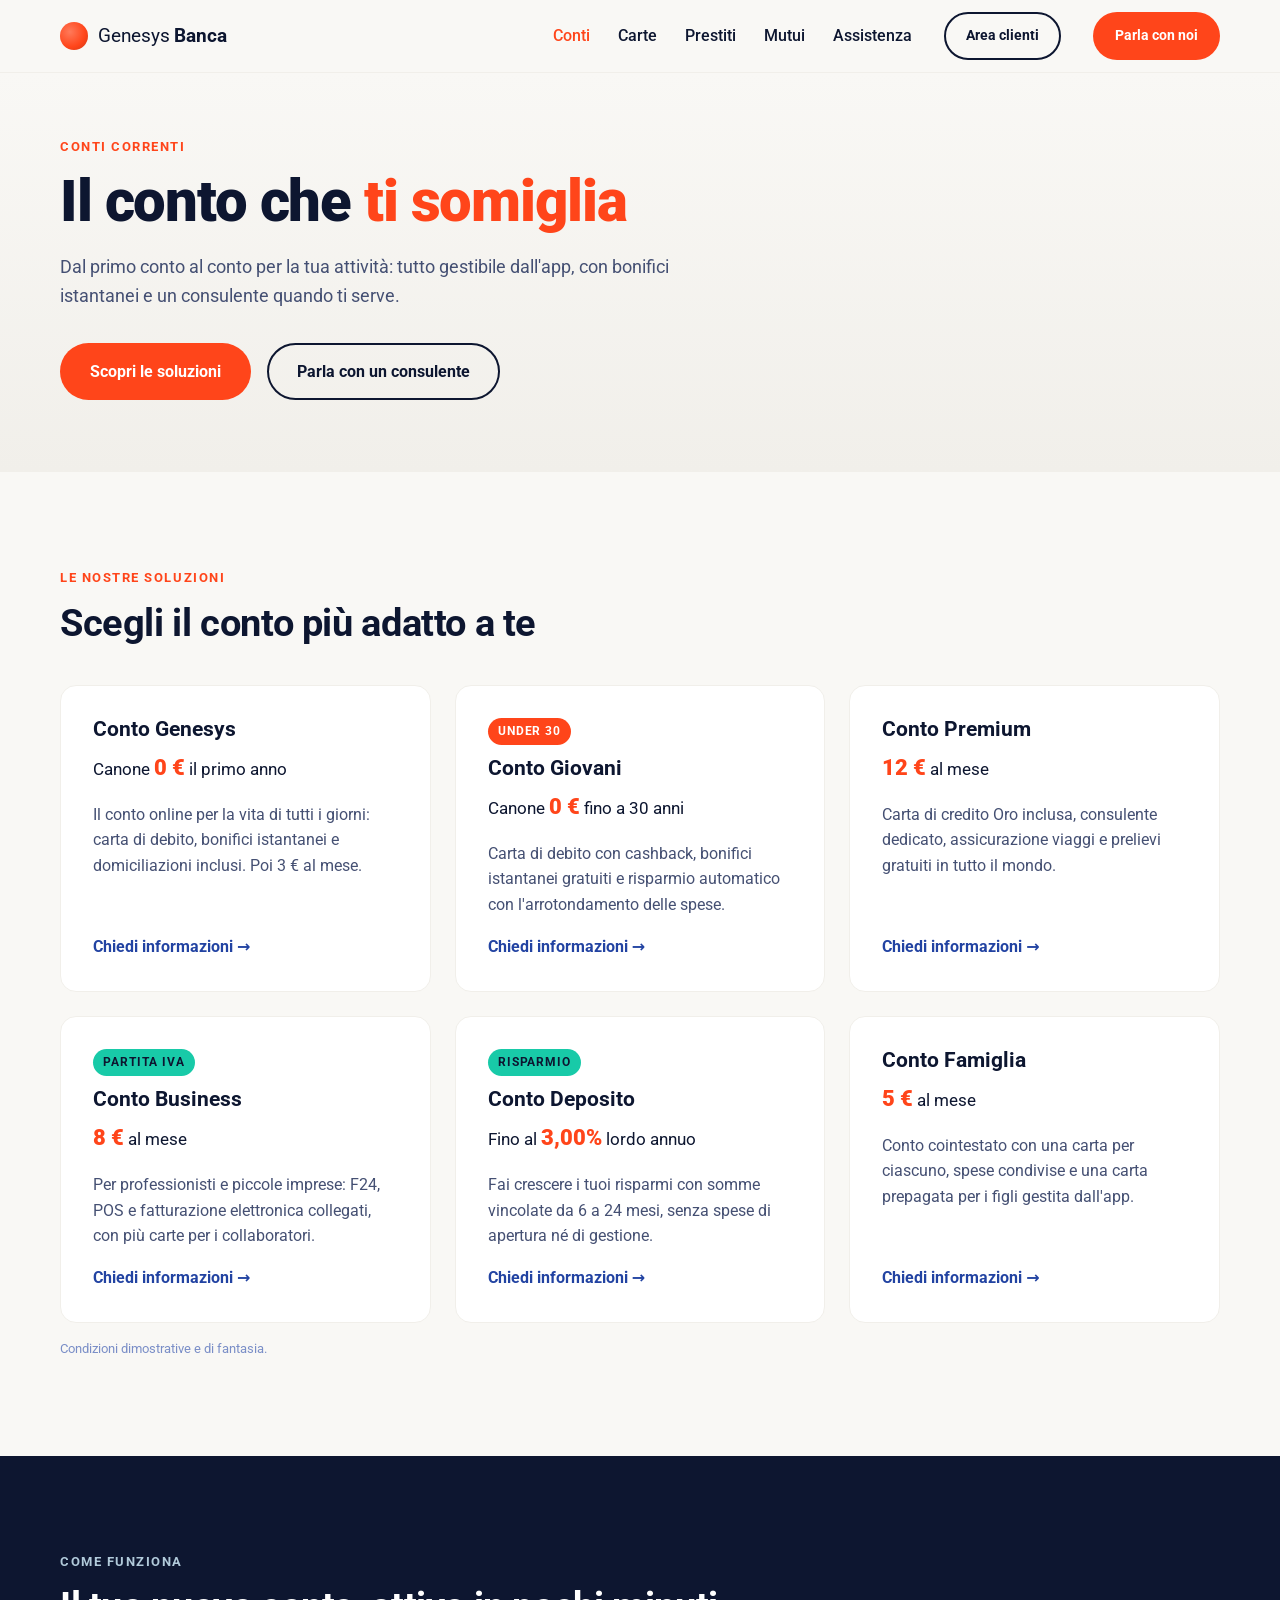
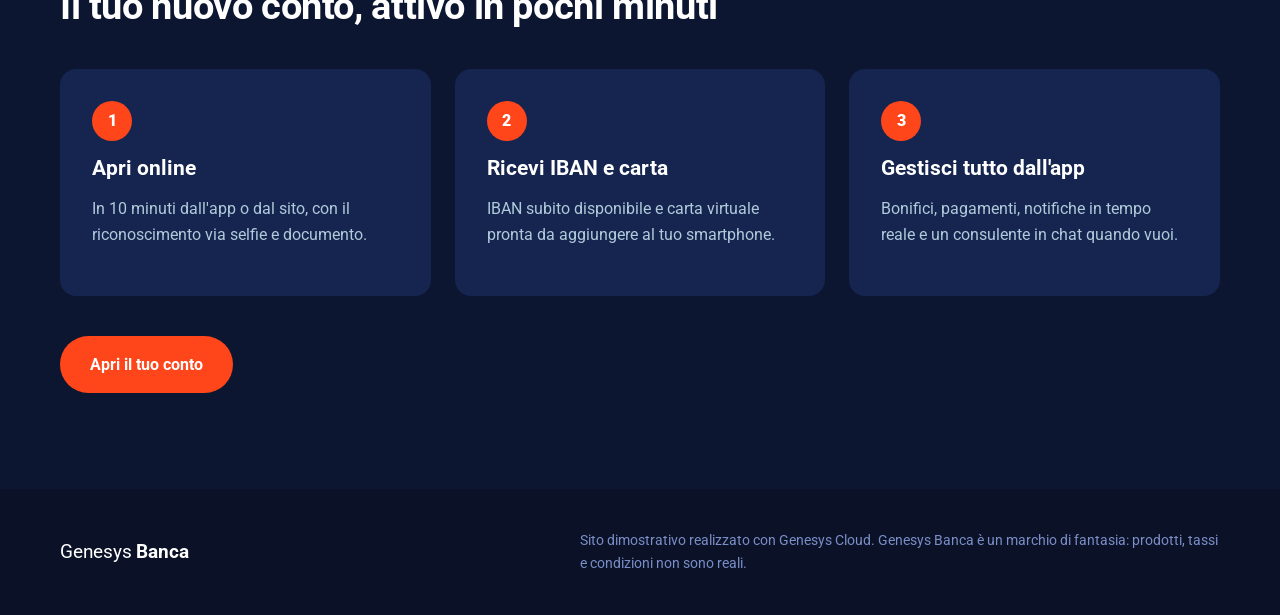
<file: conti.html>
<!doctype html>
<html lang="it">
<head>
  <meta charset="utf-8">
  <meta name="viewport" content="width=device-width, initial-scale=1">
  <title>Conti correnti | Genesys Banca</title>
  <meta name="description" content="Il conto Genesys Banca per ogni esigenza: online, giovani, premium, business, deposito e famiglia.">
  <link rel="icon" type="image/png" href="app/icons/icon-192.png">
  <link rel="apple-touch-icon" href="app/icons/apple-touch-icon.png">
  <meta property="og:type" content="website">
  <meta property="og:site_name" content="Genesys Banca">
  <meta property="og:title" content="Conti correnti | Genesys Banca">
  <meta property="og:description" content="Il conto Genesys Banca per ogni esigenza: online, giovani, premium, business, deposito e famiglia.">
  <meta property="og:url" content="https://paolomanzotti.github.io/genesys-banca/conti.html">
  <meta property="og:image" content="https://paolomanzotti.github.io/genesys-banca/og-image.png">
  <meta property="og:image:width" content="1200">
  <meta property="og:image:height" content="630">
  <meta name="twitter:card" content="summary_large_image">
  <link rel="preconnect" href="https://fonts.googleapis.com">
  <link rel="preconnect" href="https://fonts.gstatic.com" crossorigin>
  <link href="https://fonts.googleapis.com/css2?family=Roboto:wght@400;500;700;900&display=swap" rel="stylesheet">
  <link rel="stylesheet" href="styles.css?v=13">
  <script src="app.js?v=8"></script>
</head>
<body>
  <header class="topbar">
    <div class="container topbar-inner">
      <a class="brand" href="index.html">
        <span class="brand-mark" aria-hidden="true"></span>
        <span class="brand-name">Genesys <strong>Banca</strong></span>
      </a>
      <nav class="nav">
        <a href="conti.html" class="active">Conti</a>
        <a href="carte.html">Carte</a>
        <a href="prestiti.html">Prestiti</a>
        <a href="mutui.html">Mutui</a>
        <a href="index.html#assistenza">Assistenza</a>
      </nav>
      <div class="account" data-logged-out>
        <button class="btn btn-ghost btn-small" data-open-login>Area clienti</button>
      </div>
      <div class="account" data-logged-in hidden>
        <span class="greeting">Ciao, <strong data-customer-first-name></strong></span>
        <button class="link link-plain" data-logout>Esci</button>
      </div>
      <button class="btn btn-primary btn-small" data-open-chat>Parla con noi</button>
    </div>
  </header>

  <div class="modal" data-login-modal hidden>
    <div class="modal-card" role="dialog" aria-modal="true" aria-labelledby="login-title">
      <button class="modal-close" data-close-login aria-label="Chiudi">×</button>
      <p class="eyebrow">Area clienti</p>
      <h2 id="login-title">Accedi al tuo profilo</h2>
      <p class="modal-text">Sito dimostrativo: scegli il cliente demo con cui accedere.</p>
      <button class="customer" data-login>
        <span class="customer-avatar">MB</span>
        <span class="customer-info">
          <strong>Marco Bianchi</strong>
          <span>Correntista dal 2019 · Filiale Milano Porta Romana</span>
        </span>
        <span class="customer-go">Accedi →</span>
      </button>
    </div>
  </div>

  <main>
    <section class="hero hero-small">
      <div class="container">
        <p class="eyebrow">Conti correnti</p>
        <h1>Il conto che <span class="accent">ti somiglia</span></h1>
        <p class="lead">Dal primo conto al conto per la tua attività: tutto gestibile dall'app, con bonifici istantanei e un consulente quando ti serve.</p>
        <div class="hero-actions">
          <a class="btn btn-primary" href="#prodotti">Scopri le soluzioni</a>
          <button class="btn btn-ghost" data-open-chat>Parla con un consulente</button>
        </div>
      </div>
    </section>

    <section class="section" id="prodotti">
      <div class="container">
        <p class="eyebrow">Le nostre soluzioni</p>
        <h2>Scegli il conto più adatto a te</h2>
        <div class="types">
          <article class="card type-card">
            <h3>Conto Genesys</h3>
            <p class="type-rate">Canone <strong>0 €</strong> il primo anno</p>
            <p>Il conto online per la vita di tutti i giorni: carta di debito, bonifici istantanei e domiciliazioni inclusi. Poi 3 € al mese.</p>
            <button class="link" data-open-chat>Chiedi informazioni</button>
          </article>
          <article class="card type-card">
            <span class="tag">Under 30</span>
            <h3>Conto Giovani</h3>
            <p class="type-rate">Canone <strong>0 €</strong> fino a 30 anni</p>
            <p>Carta di debito con cashback, bonifici istantanei gratuiti e risparmio automatico con l'arrotondamento delle spese.</p>
            <button class="link" data-open-chat>Chiedi informazioni</button>
          </article>
          <article class="card type-card">
            <h3>Conto Premium</h3>
            <p class="type-rate"><strong>12 €</strong> al mese</p>
            <p>Carta di credito Oro inclusa, consulente dedicato, assicurazione viaggi e prelievi gratuiti in tutto il mondo.</p>
            <button class="link" data-open-chat>Chiedi informazioni</button>
          </article>
          <article class="card type-card">
            <span class="tag tag-teal">Partita IVA</span>
            <h3>Conto Business</h3>
            <p class="type-rate"><strong>8 €</strong> al mese</p>
            <p>Per professionisti e piccole imprese: F24, POS e fatturazione elettronica collegati, con più carte per i collaboratori.</p>
            <button class="link" data-open-chat>Chiedi informazioni</button>
          </article>
          <article class="card type-card">
            <span class="tag tag-teal">Risparmio</span>
            <h3>Conto Deposito</h3>
            <p class="type-rate">Fino al <strong>3,00%</strong> lordo annuo</p>
            <p>Fai crescere i tuoi risparmi con somme vincolate da 6 a 24 mesi, senza spese di apertura né di gestione.</p>
            <button class="link" data-open-chat>Chiedi informazioni</button>
          </article>
          <article class="card type-card">
            <h3>Conto Famiglia</h3>
            <p class="type-rate"><strong>5 €</strong> al mese</p>
            <p>Conto cointestato con una carta per ciascuno, spese condivise e una carta prepagata per i figli gestita dall'app.</p>
            <button class="link" data-open-chat>Chiedi informazioni</button>
          </article>
        </div>
        <p class="result-note">Condizioni dimostrative e di fantasia.</p>
      </div>
    </section>

    <section class="section section-dark">
      <div class="container">
        <p class="eyebrow eyebrow-light">Come funziona</p>
        <h2>Il tuo nuovo conto, attivo in pochi minuti</h2>
        <ol class="steps">
          <li>
            <span class="step-number">1</span>
            <h3>Apri online</h3>
            <p>In 10 minuti dall'app o dal sito, con il riconoscimento via selfie e documento.</p>
          </li>
          <li>
            <span class="step-number">2</span>
            <h3>Ricevi IBAN e carta</h3>
            <p>IBAN subito disponibile e carta virtuale pronta da aggiungere al tuo smartphone.</p>
          </li>
          <li>
            <span class="step-number">3</span>
            <h3>Gestisci tutto dall'app</h3>
            <p>Bonifici, pagamenti, notifiche in tempo reale e un consulente in chat quando vuoi.</p>
          </li>
        </ol>
        <button class="btn btn-primary" data-open-chat>Apri il tuo conto</button>
      </div>
    </section>
  </main>

  <footer class="footer">
    <div class="container footer-inner">
      <span class="brand-name">Genesys <strong>Banca</strong></span>
      <p>Sito dimostrativo realizzato con Genesys Cloud. Genesys Banca è un marchio di fantasia: prodotti, tassi e condizioni non sono reali.</p>
    </div>
  </footer>
</body>
</html>
</file>
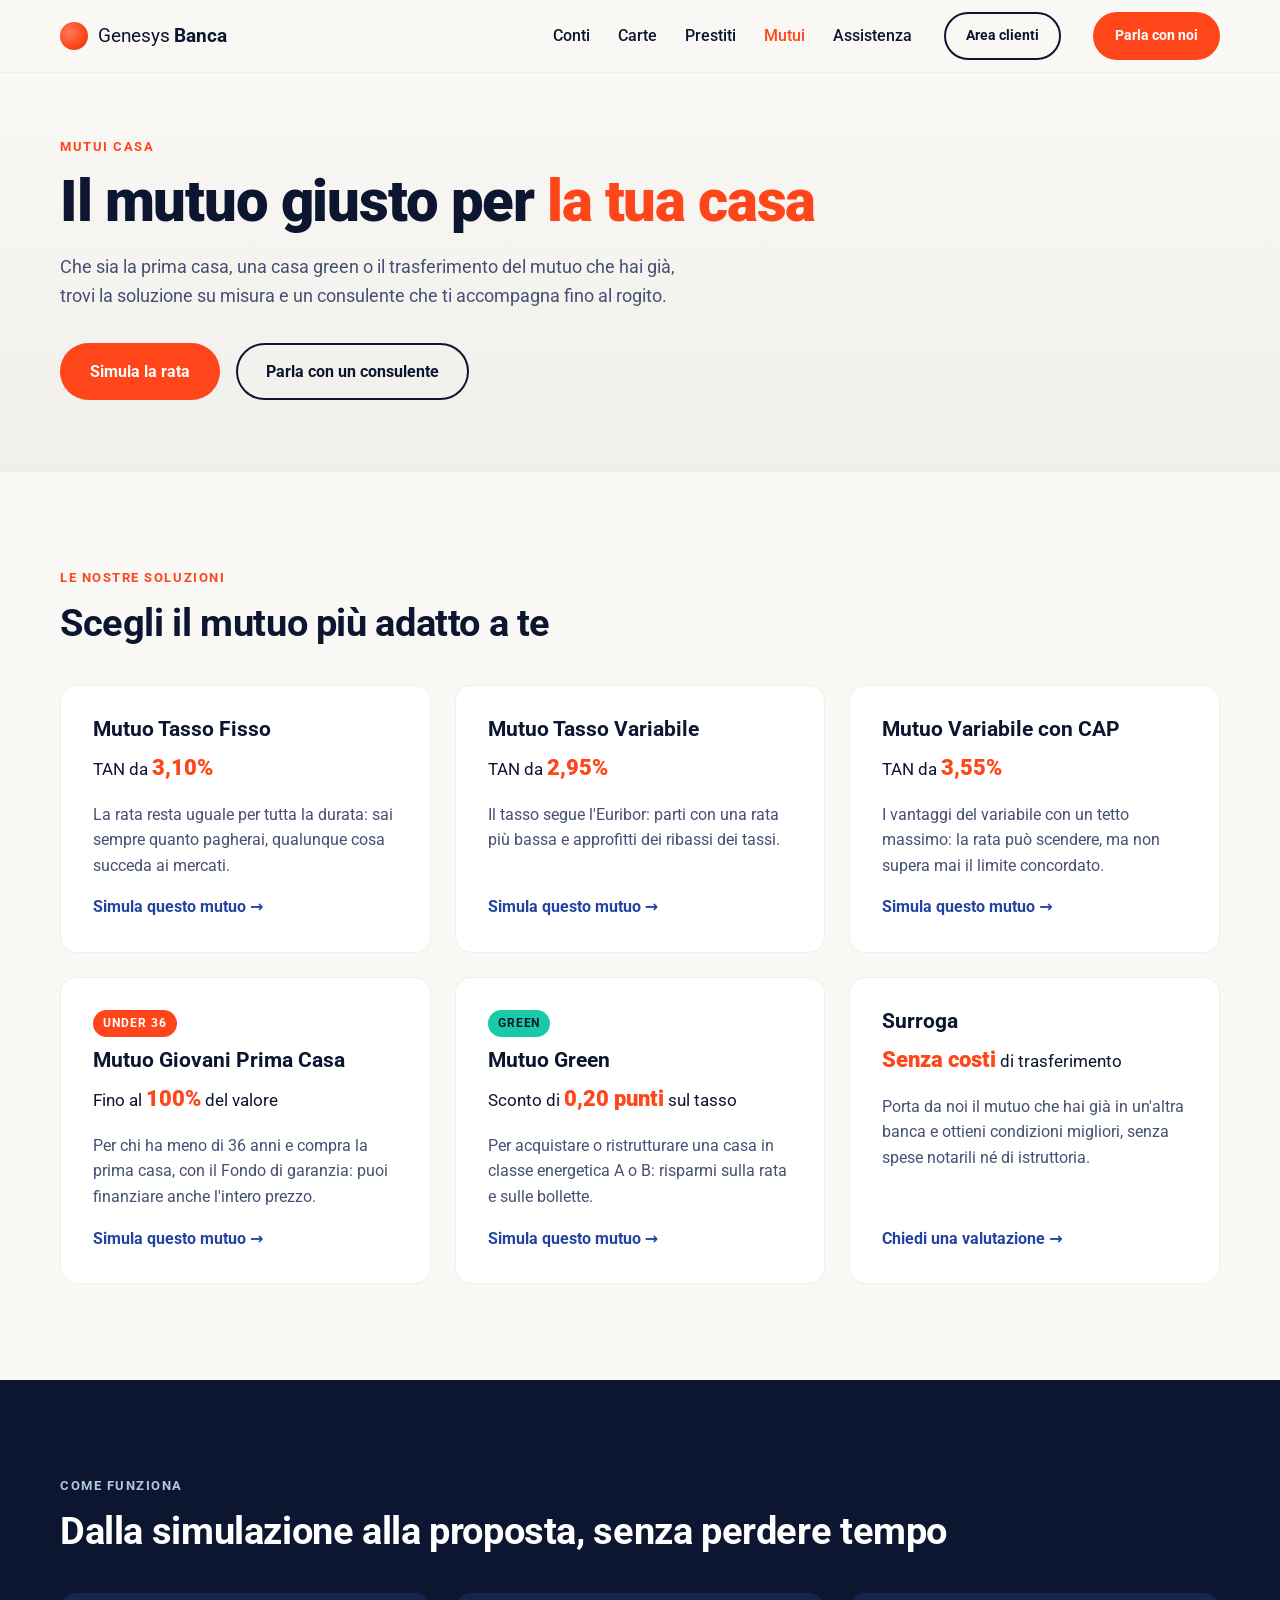
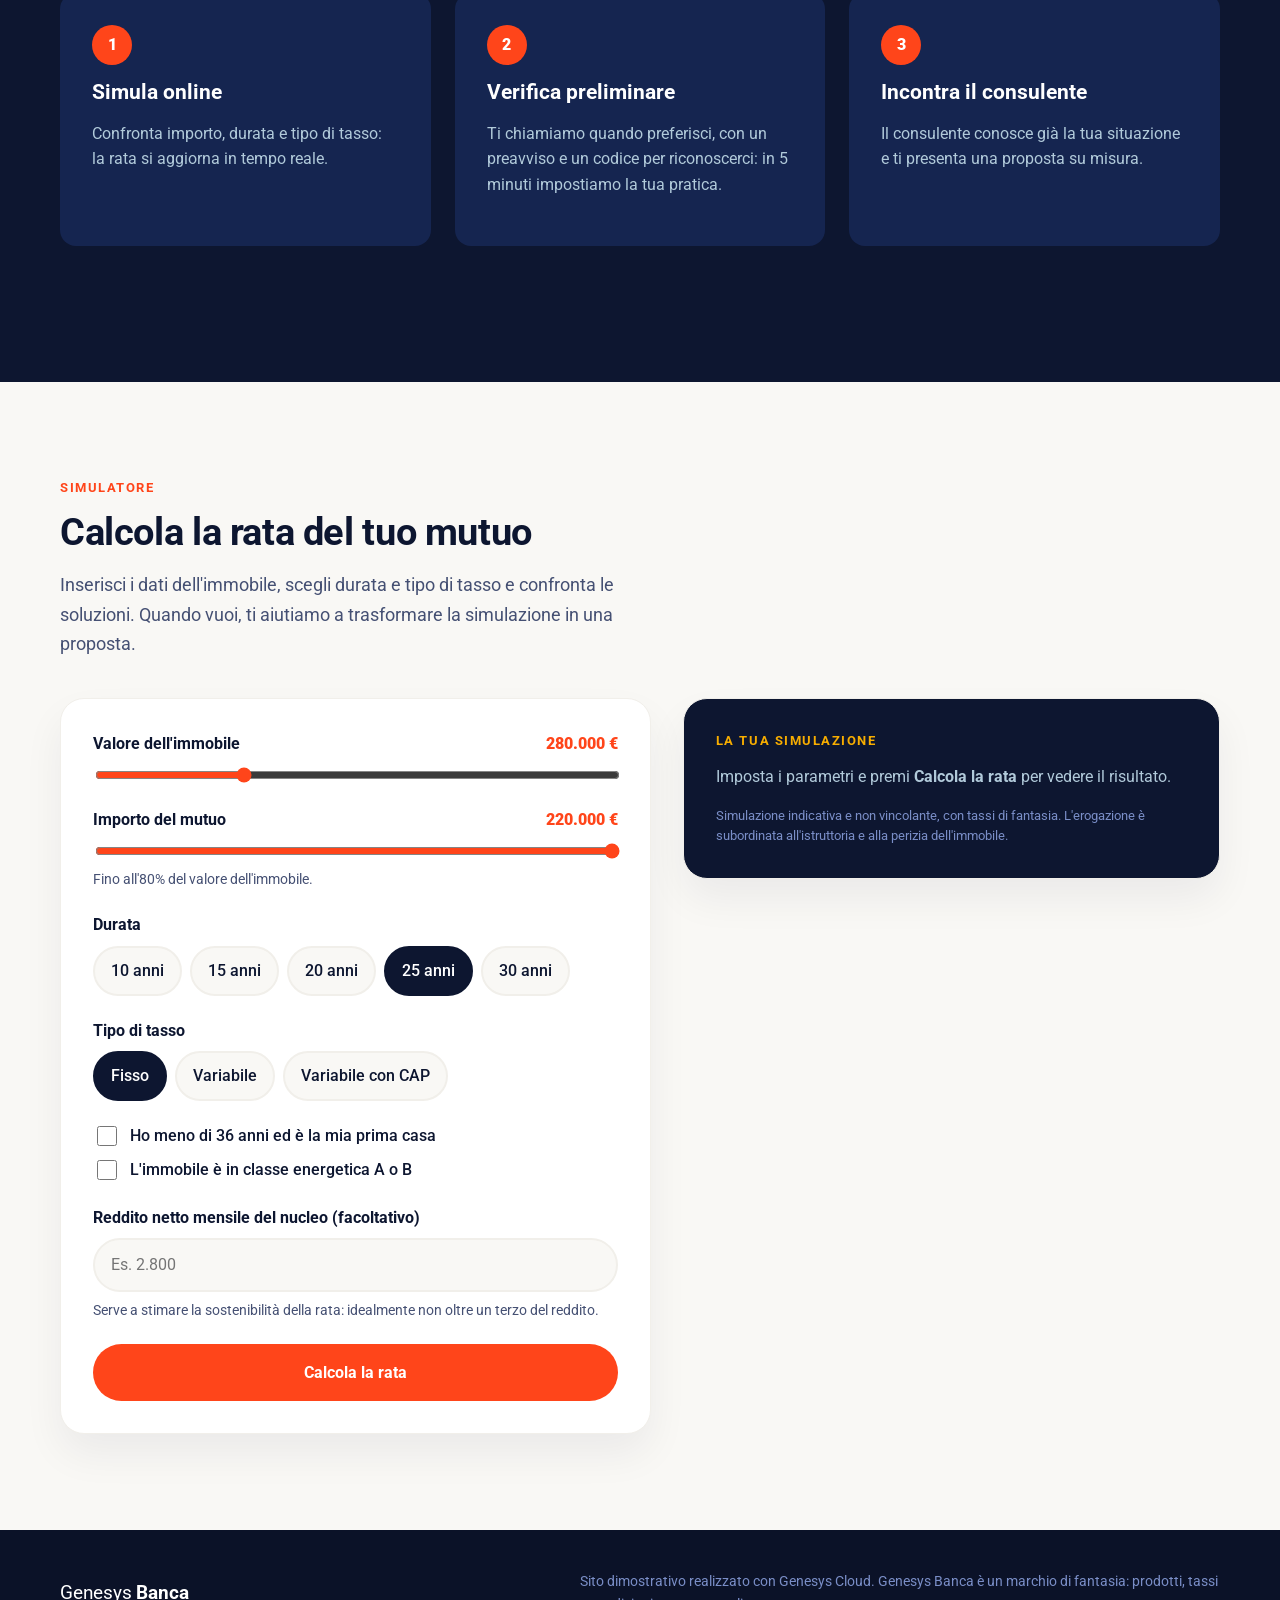
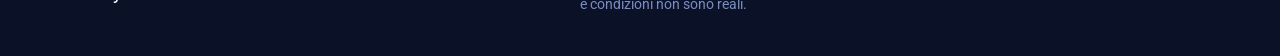
<file: mutui.html>
<!doctype html>
<html lang="it">
<head>
  <meta charset="utf-8">
  <meta name="viewport" content="width=device-width, initial-scale=1">
  <title>Simulatore mutuo | Genesys Banca</title>
  <meta name="description" content="Simula la rata del tuo mutuo casa con Genesys Banca: tasso fisso, variabile o con CAP, anche per under 36.">
  <link rel="icon" type="image/png" href="app/icons/icon-192.png">
  <link rel="apple-touch-icon" href="app/icons/apple-touch-icon.png">
  <meta property="og:type" content="website">
  <meta property="og:site_name" content="Genesys Banca">
  <meta property="og:title" content="Mutui Casa | Genesys Banca">
  <meta property="og:description" content="Scegli il mutuo giusto e simula la rata: tasso fisso, variabile, con CAP, Under 36 e Green.">
  <meta property="og:url" content="https://paolomanzotti.github.io/genesys-banca/mutui.html">
  <meta property="og:image" content="https://paolomanzotti.github.io/genesys-banca/og-image.png">
  <meta property="og:image:width" content="1200">
  <meta property="og:image:height" content="630">
  <meta name="twitter:card" content="summary_large_image">
  <link rel="preconnect" href="https://fonts.googleapis.com">
  <link rel="preconnect" href="https://fonts.gstatic.com" crossorigin>
  <link href="https://fonts.googleapis.com/css2?family=Roboto:wght@400;500;700;900&display=swap" rel="stylesheet">
  <link rel="stylesheet" href="styles.css?v=13">
  <script src="app.js?v=8"></script>
</head>
<body>
  <header class="topbar">
    <div class="container topbar-inner">
      <a class="brand" href="index.html">
        <span class="brand-mark" aria-hidden="true"></span>
        <span class="brand-name">Genesys <strong>Banca</strong></span>
      </a>
      <nav class="nav">
        <a href="conti.html">Conti</a>
        <a href="carte.html">Carte</a>
        <a href="prestiti.html">Prestiti</a>
        <a href="mutui.html" class="active">Mutui</a>
        <a href="index.html#assistenza">Assistenza</a>
      </nav>
      <div class="account" data-logged-out>
        <button class="btn btn-ghost btn-small" data-open-login>Area clienti</button>
      </div>
      <div class="account" data-logged-in hidden>
        <span class="greeting">Ciao, <strong data-customer-first-name></strong></span>
        <button class="link link-plain" data-logout>Esci</button>
      </div>
      <button class="btn btn-primary btn-small" data-open-chat>Parla con noi</button>
    </div>
  </header>

  <div class="modal" data-login-modal hidden>
    <div class="modal-card" role="dialog" aria-modal="true" aria-labelledby="login-title">
      <button class="modal-close" data-close-login aria-label="Chiudi">×</button>
      <p class="eyebrow">Area clienti</p>
      <h2 id="login-title">Accedi al tuo profilo</h2>
      <p class="modal-text">Sito dimostrativo: scegli il cliente demo con cui accedere.</p>
      <button class="customer" data-login>
        <span class="customer-avatar">MB</span>
        <span class="customer-info">
          <strong>Marco Bianchi</strong>
          <span>Correntista dal 2019 · Filiale Milano Porta Romana</span>
        </span>
        <span class="customer-go">Accedi →</span>
      </button>
    </div>
  </div>

  <main>
    <section class="hero hero-small">
      <div class="container">
        <p class="eyebrow">Mutui Casa</p>
        <h1>Il mutuo giusto per <span class="accent">la tua casa</span></h1>
        <p class="lead">Che sia la prima casa, una casa green o il trasferimento del mutuo che hai già, trovi la soluzione su misura e un consulente che ti accompagna fino al rogito.</p>
        <div class="hero-actions">
          <a class="btn btn-primary" href="#simulatore">Simula la rata</a>
          <button class="btn btn-ghost" data-open-chat>Parla con un consulente</button>
        </div>
      </div>
    </section>

    <section class="section">
      <div class="container">
        <p class="eyebrow">Le nostre soluzioni</p>
        <h2>Scegli il mutuo più adatto a te</h2>
        <div class="types">
          <article class="card type-card" data-mortgage-type="fisso" data-tasso="fisso">
            <h3>Mutuo Tasso Fisso</h3>
            <p class="type-rate">TAN da <strong>3,10%</strong></p>
            <p>La rata resta uguale per tutta la durata: sai sempre quanto pagherai, qualunque cosa succeda ai mercati.</p>
            <button class="link" data-simulate>Simula questo mutuo</button>
          </article>
          <article class="card type-card" data-mortgage-type="variabile" data-tasso="variabile">
            <h3>Mutuo Tasso Variabile</h3>
            <p class="type-rate">TAN da <strong>2,95%</strong></p>
            <p>Il tasso segue l'Euribor: parti con una rata più bassa e approfitti dei ribassi dei tassi.</p>
            <button class="link" data-simulate>Simula questo mutuo</button>
          </article>
          <article class="card type-card" data-mortgage-type="variabile_cap" data-tasso="variabile_cap">
            <h3>Mutuo Variabile con CAP</h3>
            <p class="type-rate">TAN da <strong>3,55%</strong></p>
            <p>I vantaggi del variabile con un tetto massimo: la rata può scendere, ma non supera mai il limite concordato.</p>
            <button class="link" data-simulate>Simula questo mutuo</button>
          </article>
          <article class="card type-card" data-mortgage-type="under36" data-tasso="fisso" data-under36>
            <span class="tag">Under 36</span>
            <h3>Mutuo Giovani Prima Casa</h3>
            <p class="type-rate">Fino al <strong>100%</strong> del valore</p>
            <p>Per chi ha meno di 36 anni e compra la prima casa, con il Fondo di garanzia: puoi finanziare anche l'intero prezzo.</p>
            <button class="link" data-simulate>Simula questo mutuo</button>
          </article>
          <article class="card type-card" data-mortgage-type="green" data-tasso="fisso" data-green>
            <span class="tag tag-teal">Green</span>
            <h3>Mutuo Green</h3>
            <p class="type-rate">Sconto di <strong>0,20 punti</strong> sul tasso</p>
            <p>Per acquistare o ristrutturare una casa in classe energetica A o B: risparmi sulla rata e sulle bollette.</p>
            <button class="link" data-simulate>Simula questo mutuo</button>
          </article>
          <article class="card type-card" data-mortgage-type="surroga">
            <h3>Surroga</h3>
            <p class="type-rate"><strong>Senza costi</strong> di trasferimento</p>
            <p>Porta da noi il mutuo che hai già in un'altra banca e ottieni condizioni migliori, senza spese notarili né di istruttoria.</p>
            <button class="link" data-open-chat data-ask>Chiedi una valutazione</button>
          </article>
        </div>
      </div>
    </section>

    <section class="section section-dark">
      <div class="container">
        <p class="eyebrow eyebrow-light">Come funziona</p>
        <h2>Dalla simulazione alla proposta, senza perdere tempo</h2>
        <ol class="steps">
          <li>
            <span class="step-number">1</span>
            <h3>Simula online</h3>
            <p>Confronta importo, durata e tipo di tasso: la rata si aggiorna in tempo reale.</p>
          </li>
          <li>
            <span class="step-number">2</span>
            <h3>Verifica preliminare</h3>
            <p>Ti chiamiamo quando preferisci, con un preavviso e un codice per riconoscerci: in 5 minuti impostiamo la tua pratica.</p>
          </li>
          <li>
            <span class="step-number">3</span>
            <h3>Incontra il consulente</h3>
            <p>Il consulente conosce già la tua situazione e ti presenta una proposta su misura.</p>
          </li>
        </ol>
      </div>
    </section>

    <section class="section" id="simulatore">
      <div class="container section-head">
        <p class="eyebrow">Simulatore</p>
        <h2>Calcola la rata del tuo mutuo</h2>
        <p class="lead">Inserisci i dati dell'immobile, scegli durata e tipo di tasso e confronta le soluzioni. Quando vuoi, ti aiutiamo a trasformare la simulazione in una proposta.</p>
      </div>
      <div class="container simulator">
        <form class="panel sim-form" data-sim-form>
          <div class="field">
            <label for="valore">Valore dell'immobile <output data-out="valore"></output></label>
            <input id="valore" name="valore" type="range" min="80000" max="800000" step="5000" value="280000">
          </div>
          <div class="field">
            <label for="importo">Importo del mutuo <output data-out="importo"></output></label>
            <input id="importo" name="importo" type="range" min="30000" max="800000" step="5000" value="220000">
            <span class="field-hint" data-ltv-hint></span>
          </div>
          <div class="field">
            <span><strong>Durata</strong></span>
            <div class="segmented">
              <input type="radio" id="d10" name="durata" value="10"><label for="d10">10 anni</label>
              <input type="radio" id="d15" name="durata" value="15"><label for="d15">15 anni</label>
              <input type="radio" id="d20" name="durata" value="20"><label for="d20">20 anni</label>
              <input type="radio" id="d25" name="durata" value="25" checked><label for="d25">25 anni</label>
              <input type="radio" id="d30" name="durata" value="30"><label for="d30">30 anni</label>
            </div>
          </div>
          <div class="field">
            <span><strong>Tipo di tasso</strong></span>
            <div class="segmented">
              <input type="radio" id="t-fisso" name="tasso" value="fisso" checked><label for="t-fisso">Fisso</label>
              <input type="radio" id="t-variabile" name="tasso" value="variabile"><label for="t-variabile">Variabile</label>
              <input type="radio" id="t-cap" name="tasso" value="variabile_cap"><label for="t-cap">Variabile con CAP</label>
            </div>
          </div>
          <div class="field">
            <label class="check"><input type="checkbox" name="under36"> Ho meno di 36 anni ed è la mia prima casa</label>
            <label class="check"><input type="checkbox" name="green"> L'immobile è in classe energetica A o B</label>
          </div>
          <div class="field">
            <label for="reddito">Reddito netto mensile del nucleo (facoltativo)</label>
            <input id="reddito" name="reddito" type="number" min="0" step="100" placeholder="Es. 2.800">
            <span class="field-hint">Serve a stimare la sostenibilità della rata: idealmente non oltre un terzo del reddito.</span>
          </div>
          <button class="btn btn-primary" type="submit">Calcola la rata</button>
        </form>

        <aside class="panel result" aria-live="polite">
          <p class="eyebrow">La tua simulazione</p>
          <div data-result-empty class="result-empty">
            <p>Imposta i parametri e premi <strong>Calcola la rata</strong> per vedere il risultato.</p>
          </div>
          <div data-result hidden>
            <p class="result-rate"><span data-res="rata"></span> <small>al mese</small></p>
            <ul class="result-list">
              <li><span>Importo</span><strong data-res="importo"></strong></li>
              <li><span>Durata</span><strong data-res="durata"></strong></li>
              <li><span>Tasso</span><strong data-res="tasso"></strong></li>
              <li><span>Finanziamento sul valore</span><strong data-res="ltv"></strong></li>
              <li><span>Interessi totali</span><strong data-res="interessi"></strong></li>
              <li data-res-row="rapporto" hidden><span>Rata sul reddito</span><strong data-res="rapporto"></strong></li>
            </ul>
            <button class="btn btn-primary" type="button" data-open-chat>Richiedi una verifica preliminare</button>
            <p class="sim-count" data-sim-count></p>
          </div>
          <p class="result-note">Simulazione indicativa e non vincolante, con tassi di fantasia. L'erogazione è subordinata all'istruttoria e alla perizia dell'immobile.</p>
        </aside>
      </div>
    </section>
  </main>

  <footer class="footer">
    <div class="container footer-inner">
      <span class="brand-name">Genesys <strong>Banca</strong></span>
      <p>Sito dimostrativo realizzato con Genesys Cloud. Genesys Banca è un marchio di fantasia: prodotti, tassi e condizioni non sono reali.</p>
    </div>
  </footer>

  <script>
    var RATES = { fisso: 3.10, variabile: 2.95, variabile_cap: 3.55 };
    var RATE_LABELS = { fisso: 'Fisso', variabile: 'Variabile', variabile_cap: 'Variabile con CAP' };
    var GREEN_DISCOUNT = 0.20;
    var MAX_LTV = 0.80;
    var MAX_LTV_UNDER36 = 1.00;
    var HISTORY_KEY = 'genesys-banca-simulazioni';

    var form = document.querySelector('[data-sim-form]');
    // it-IT does not group 4-digit numbers by default (1031,86 instead of 1.031,86).
    var euro = new Intl.NumberFormat('it-IT', { style: 'currency', currency: 'EUR', maximumFractionDigits: 0, useGrouping: 'always' });
    var euroCents = new Intl.NumberFormat('it-IT', { style: 'currency', currency: 'EUR', minimumFractionDigits: 2, maximumFractionDigits: 2, useGrouping: 'always' });
    var percent = new Intl.NumberFormat('it-IT', { maximumFractionDigits: 2 });

    function readForm() {
      var data = new FormData(form);
      return {
        valore: Number(data.get('valore')),
        importo: Number(data.get('importo')),
        durata: Number(data.get('durata')),
        tasso: data.get('tasso'),
        under36: data.get('under36') === 'on',
        green: data.get('green') === 'on',
        reddito: Number(data.get('reddito')) || 0
      };
    }

    function clampImporto() {
      var input = readForm();
      var maxLtv = input.under36 ? MAX_LTV_UNDER36 : MAX_LTV;
      var maxImporto = Math.floor(input.valore * maxLtv / 5000) * 5000;
      var importoInput = form.elements.importo;
      importoInput.max = maxImporto;
      if (Number(importoInput.value) > maxImporto) importoInput.value = maxImporto;
      document.querySelector('[data-out="valore"]').textContent = euro.format(input.valore);
      document.querySelector('[data-out="importo"]').textContent = euro.format(Number(importoInput.value));
      document.querySelector('[data-ltv-hint]').textContent = input.under36
        ? 'Under 36 prima casa: fino al 100% del valore con il Fondo di garanzia.'
        : 'Fino all\'80% del valore dell\'immobile.';
    }

    function simulate(input) {
      var tan = RATES[input.tasso] - (input.green ? GREEN_DISCOUNT : 0);
      var monthlyRate = tan / 100 / 12;
      var months = input.durata * 12;
      var rata = input.importo * monthlyRate / (1 - Math.pow(1 + monthlyRate, -months));
      var rapporto = input.reddito ? rata / input.reddito * 100 : null;
      return {
        tan: tan,
        rata: rata,
        ltv: input.importo / input.valore * 100,
        interessi: rata * months - input.importo,
        rapporto: rapporto,
        esito: rapporto === null ? null : rapporto <= 33 ? 'verde' : rapporto <= 40 ? 'giallo' : 'rosso'
      };
    }

    function renderResult(input, result, count) {
      document.querySelector('[data-result-empty]').hidden = true;
      document.querySelector('[data-result]').hidden = false;
      document.querySelector('[data-res="rata"]').textContent = euroCents.format(result.rata);
      document.querySelector('[data-res="importo"]').textContent = euro.format(input.importo);
      document.querySelector('[data-res="durata"]').textContent = input.durata + ' anni';
      document.querySelector('[data-res="tasso"]').textContent =
        RATE_LABELS[input.tasso] + ' · TAN ' + percent.format(result.tan) + '%' + (input.green ? ' (green)' : '');
      document.querySelector('[data-res="ltv"]').textContent = percent.format(result.ltv) + '%';
      document.querySelector('[data-res="interessi"]').textContent = euro.format(result.interessi);
      var rapportoRow = document.querySelector('[data-res-row="rapporto"]');
      rapportoRow.hidden = result.rapporto === null;
      if (result.rapporto !== null) {
        var badge = { verde: 'badge-green', giallo: 'badge-yellow', rosso: 'badge-red' }[result.esito];
        document.querySelector('[data-res="rapporto"]').innerHTML =
          '<span class="badge ' + badge + '">' + percent.format(result.rapporto) + '%</span>';
      }
      document.querySelector('[data-sim-count]').textContent =
        count === 1 ? 'Hai fatto 1 simulazione.' : 'Hai fatto ' + count + ' simulazioni: possiamo aiutarti a confrontarle.';
    }

    function summary(input, result) {
      return euro.format(input.importo) + ' in ' + input.durata + ' anni, ' + RATE_LABELS[input.tasso].toLowerCase() +
        ', rata ' + euroCents.format(result.rata);
    }

    var TYPE_LABELS = {
      fisso: 'Tasso Fisso', variabile: 'Tasso Variabile', variabile_cap: 'Variabile con CAP',
      under36: 'Giovani Prima Casa', green: 'Green', surroga: 'Surroga'
    };

    function selectMortgageType(card) {
      var type = card.getAttribute('data-mortgage-type');
      document.querySelectorAll('[data-mortgage-type]').forEach(function (el) {
        el.classList.toggle('type-selected', el === card);
      });
      recordJourneyEvent('mutuo_tipologia', { tipologia: type });
      setChatAttributes({ Mutuo_TipologiaInteresse: TYPE_LABELS[type] });
    }

    document.querySelectorAll('[data-mortgage-type]').forEach(function (card) {
      var simulateButton = card.querySelector('[data-simulate]');
      if (simulateButton) {
        simulateButton.addEventListener('click', function () {
          selectMortgageType(card);
          form.elements.tasso.value = card.getAttribute('data-tasso');
          form.elements.under36.checked = card.hasAttribute('data-under36');
          form.elements.green.checked = card.hasAttribute('data-green');
          clampImporto();
          document.getElementById('simulatore').scrollIntoView({ behavior: 'smooth' });
        });
      }
      var askButton = card.querySelector('[data-ask]');
      if (askButton) askButton.addEventListener('click', function () { selectMortgageType(card); });
    });

    form.addEventListener('input', clampImporto);
    form.addEventListener('submit', function (event) {
      event.preventDefault();
      var input = readForm();
      var result = simulate(input);
      var history = JSON.parse(sessionStorage.getItem(HISTORY_KEY) || '[]');
      history.push(summary(input, result));
      sessionStorage.setItem(HISTORY_KEY, JSON.stringify(history));
      renderResult(input, result, history.length);

      recordJourneyEvent('mutuo_simulazione', {
        importo: input.importo,
        valore_immobile: input.valore,
        durata_anni: input.durata,
        tipo_tasso: input.tasso,
        tan: Number(result.tan.toFixed(2)),
        rata: Math.round(result.rata),
        ltv: Math.round(result.ltv),
        under36: input.under36,
        green: input.green,
        numero_simulazione: history.length
      });
      if (history.length >= 2) {
        recordJourneyEvent('mutuo_confronto', { numero_simulazione: history.length, rata: Math.round(result.rata) });
      }

      setChatAttributes({
        Mutuo_Importo: input.importo,
        Mutuo_ValoreImmobile: input.valore,
        Mutuo_Durata: input.durata,
        Mutuo_TipoTasso: RATE_LABELS[input.tasso],
        Mutuo_TAN: result.tan.toFixed(2),
        Mutuo_Rata: result.rata.toFixed(2),
        Mutuo_LTV: Math.round(result.ltv),
        Mutuo_Under36: input.under36,
        Mutuo_Green: input.green,
        Mutuo_RedditoNetto: input.reddito || null,
        Mutuo_RapportoRataReddito: result.rapporto === null ? null : result.rapporto.toFixed(1),
        Mutuo_NumeroSimulazioni: history.length,
        Mutuo_UltimeSimulazioni: history.slice(-3).join(' | ')
      });
    });

    clampImporto();
  </script>
</body>
</html>
</file>
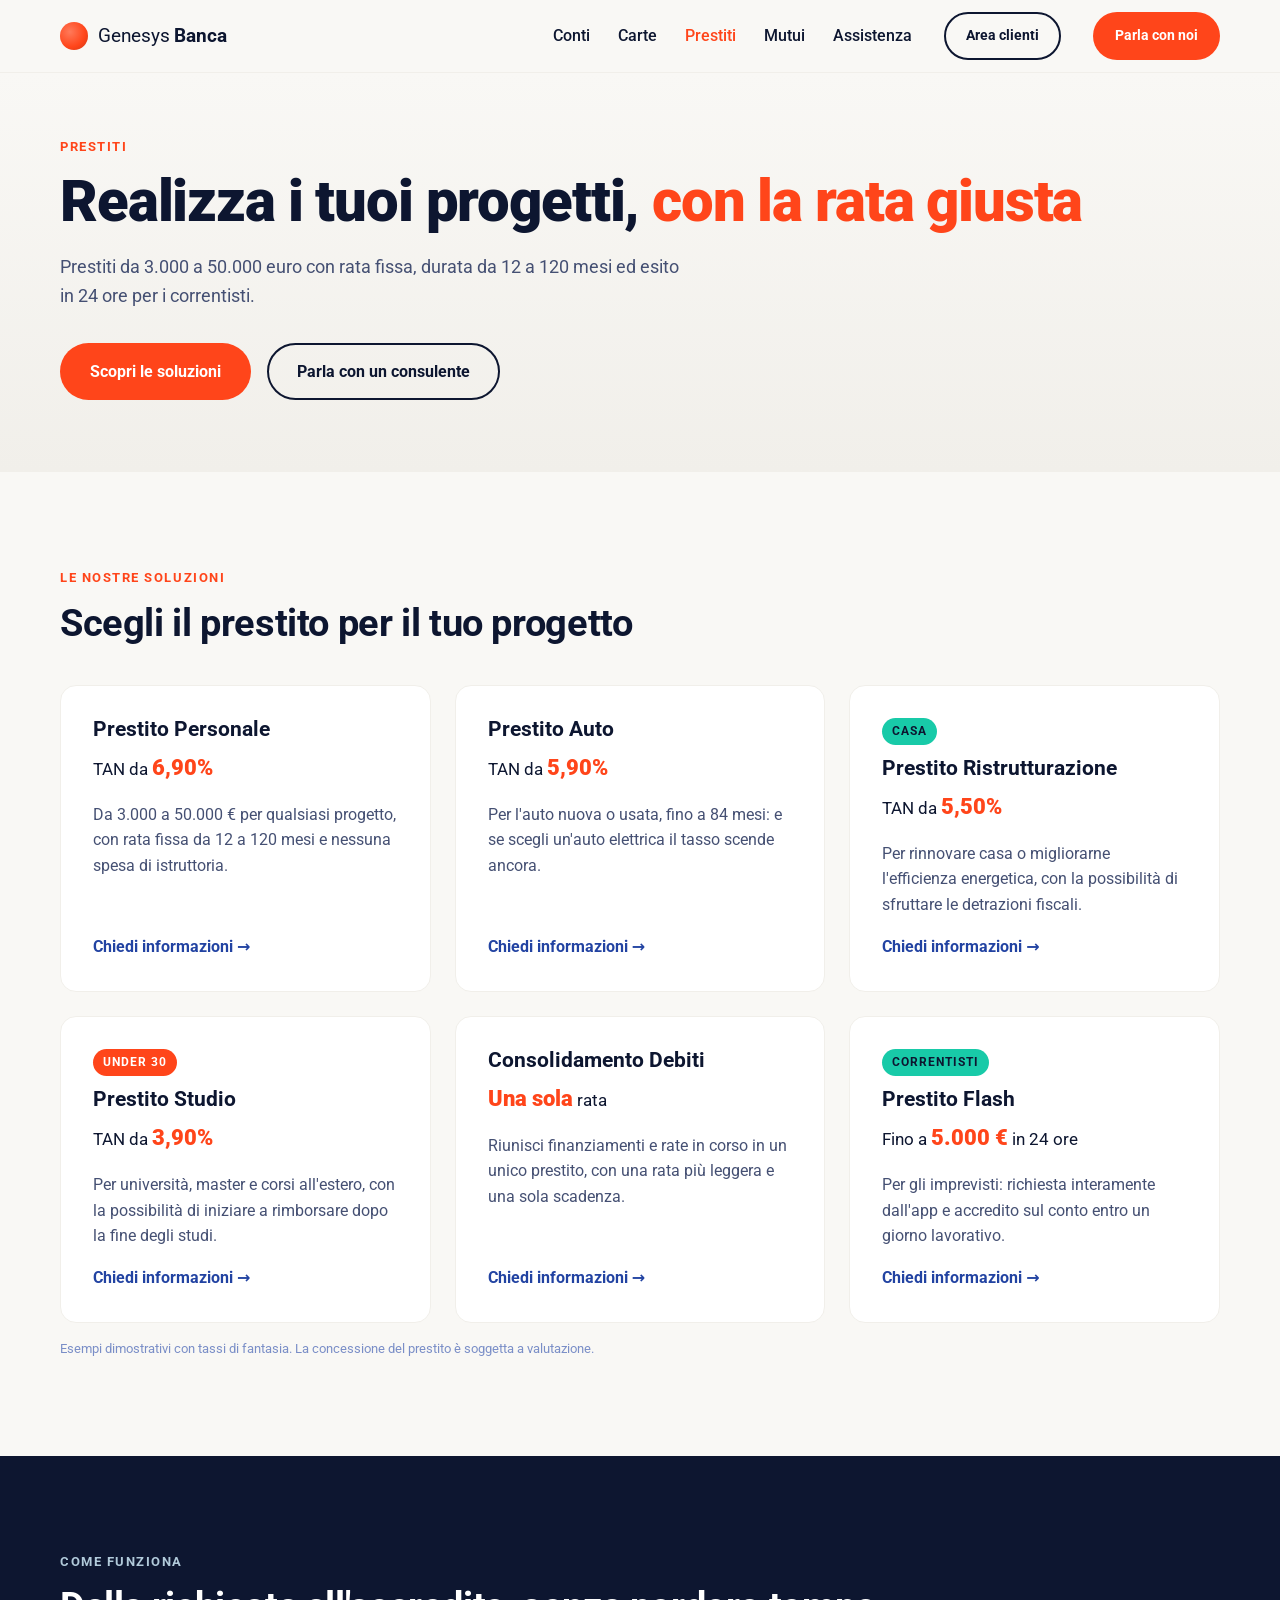
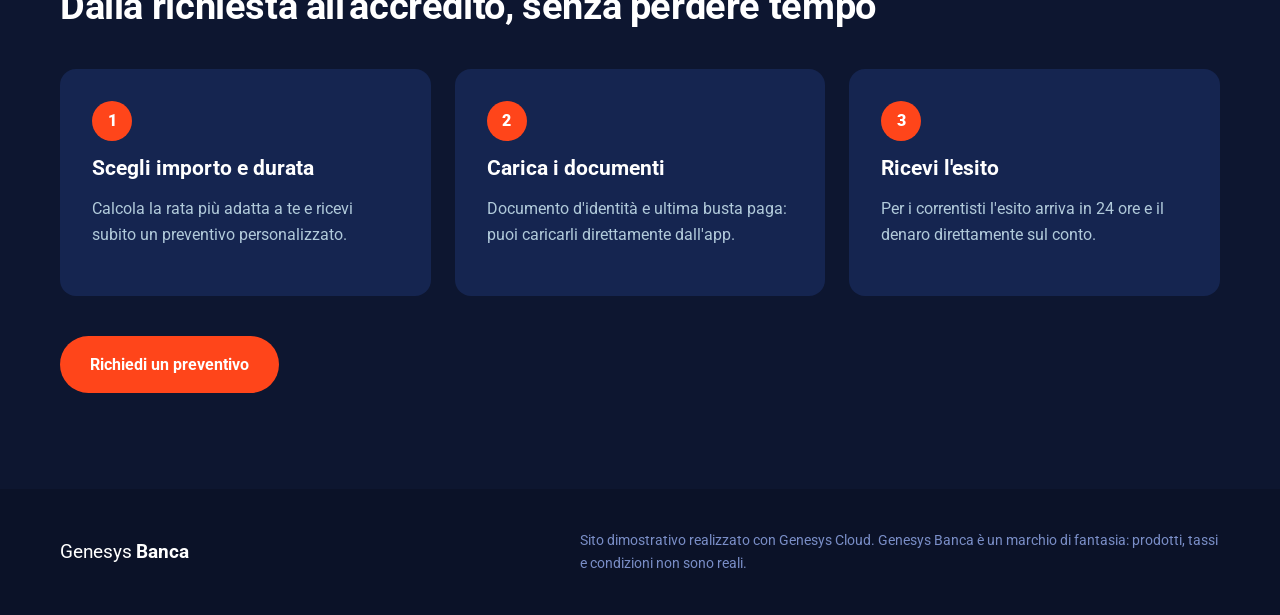
<file: prestiti.html>
<!doctype html>
<html lang="it">
<head>
  <meta charset="utf-8">
  <meta name="viewport" content="width=device-width, initial-scale=1">
  <title>Prestiti personali | Genesys Banca</title>
  <meta name="description" content="Prestiti Genesys Banca per auto, casa, studio e progetti personali: rata fissa ed esito rapido.">
  <link rel="icon" type="image/png" href="app/icons/icon-192.png">
  <link rel="apple-touch-icon" href="app/icons/apple-touch-icon.png">
  <meta property="og:type" content="website">
  <meta property="og:site_name" content="Genesys Banca">
  <meta property="og:title" content="Prestiti | Genesys Banca">
  <meta property="og:description" content="Prestiti Genesys Banca per auto, casa, studio e progetti personali: rata fissa ed esito rapido.">
  <meta property="og:url" content="https://paolomanzotti.github.io/genesys-banca/prestiti.html">
  <meta property="og:image" content="https://paolomanzotti.github.io/genesys-banca/og-image.png">
  <meta property="og:image:width" content="1200">
  <meta property="og:image:height" content="630">
  <meta name="twitter:card" content="summary_large_image">
  <link rel="preconnect" href="https://fonts.googleapis.com">
  <link rel="preconnect" href="https://fonts.gstatic.com" crossorigin>
  <link href="https://fonts.googleapis.com/css2?family=Roboto:wght@400;500;700;900&display=swap" rel="stylesheet">
  <link rel="stylesheet" href="styles.css?v=13">
  <script src="app.js?v=8"></script>
</head>
<body>
  <header class="topbar">
    <div class="container topbar-inner">
      <a class="brand" href="index.html">
        <span class="brand-mark" aria-hidden="true"></span>
        <span class="brand-name">Genesys <strong>Banca</strong></span>
      </a>
      <nav class="nav">
        <a href="conti.html">Conti</a>
        <a href="carte.html">Carte</a>
        <a href="prestiti.html" class="active">Prestiti</a>
        <a href="mutui.html">Mutui</a>
        <a href="index.html#assistenza">Assistenza</a>
      </nav>
      <div class="account" data-logged-out>
        <button class="btn btn-ghost btn-small" data-open-login>Area clienti</button>
      </div>
      <div class="account" data-logged-in hidden>
        <span class="greeting">Ciao, <strong data-customer-first-name></strong></span>
        <button class="link link-plain" data-logout>Esci</button>
      </div>
      <button class="btn btn-primary btn-small" data-open-chat>Parla con noi</button>
    </div>
  </header>

  <div class="modal" data-login-modal hidden>
    <div class="modal-card" role="dialog" aria-modal="true" aria-labelledby="login-title">
      <button class="modal-close" data-close-login aria-label="Chiudi">×</button>
      <p class="eyebrow">Area clienti</p>
      <h2 id="login-title">Accedi al tuo profilo</h2>
      <p class="modal-text">Sito dimostrativo: scegli il cliente demo con cui accedere.</p>
      <button class="customer" data-login>
        <span class="customer-avatar">MB</span>
        <span class="customer-info">
          <strong>Marco Bianchi</strong>
          <span>Correntista dal 2019 · Filiale Milano Porta Romana</span>
        </span>
        <span class="customer-go">Accedi →</span>
      </button>
    </div>
  </div>

  <main>
    <section class="hero hero-small">
      <div class="container">
        <p class="eyebrow">Prestiti</p>
        <h1>Realizza i tuoi progetti, <span class="accent">con la rata giusta</span></h1>
        <p class="lead">Prestiti da 3.000 a 50.000 euro con rata fissa, durata da 12 a 120 mesi ed esito in 24 ore per i correntisti.</p>
        <div class="hero-actions">
          <a class="btn btn-primary" href="#prodotti">Scopri le soluzioni</a>
          <button class="btn btn-ghost" data-open-chat>Parla con un consulente</button>
        </div>
      </div>
    </section>

    <section class="section" id="prodotti">
      <div class="container">
        <p class="eyebrow">Le nostre soluzioni</p>
        <h2>Scegli il prestito per il tuo progetto</h2>
        <div class="types">
          <article class="card type-card">
            <h3>Prestito Personale</h3>
            <p class="type-rate">TAN da <strong>6,90%</strong></p>
            <p>Da 3.000 a 50.000 € per qualsiasi progetto, con rata fissa da 12 a 120 mesi e nessuna spesa di istruttoria.</p>
            <button class="link" data-open-chat>Chiedi informazioni</button>
          </article>
          <article class="card type-card">
            <h3>Prestito Auto</h3>
            <p class="type-rate">TAN da <strong>5,90%</strong></p>
            <p>Per l'auto nuova o usata, fino a 84 mesi: e se scegli un'auto elettrica il tasso scende ancora.</p>
            <button class="link" data-open-chat>Chiedi informazioni</button>
          </article>
          <article class="card type-card">
            <span class="tag tag-teal">Casa</span>
            <h3>Prestito Ristrutturazione</h3>
            <p class="type-rate">TAN da <strong>5,50%</strong></p>
            <p>Per rinnovare casa o migliorarne l'efficienza energetica, con la possibilità di sfruttare le detrazioni fiscali.</p>
            <button class="link" data-open-chat>Chiedi informazioni</button>
          </article>
          <article class="card type-card">
            <span class="tag">Under 30</span>
            <h3>Prestito Studio</h3>
            <p class="type-rate">TAN da <strong>3,90%</strong></p>
            <p>Per università, master e corsi all'estero, con la possibilità di iniziare a rimborsare dopo la fine degli studi.</p>
            <button class="link" data-open-chat>Chiedi informazioni</button>
          </article>
          <article class="card type-card">
            <h3>Consolidamento Debiti</h3>
            <p class="type-rate"><strong>Una sola</strong> rata</p>
            <p>Riunisci finanziamenti e rate in corso in un unico prestito, con una rata più leggera e una sola scadenza.</p>
            <button class="link" data-open-chat>Chiedi informazioni</button>
          </article>
          <article class="card type-card">
            <span class="tag tag-teal">Correntisti</span>
            <h3>Prestito Flash</h3>
            <p class="type-rate">Fino a <strong>5.000 €</strong> in 24 ore</p>
            <p>Per gli imprevisti: richiesta interamente dall'app e accredito sul conto entro un giorno lavorativo.</p>
            <button class="link" data-open-chat>Chiedi informazioni</button>
          </article>
        </div>
        <p class="result-note">Esempi dimostrativi con tassi di fantasia. La concessione del prestito è soggetta a valutazione.</p>
      </div>
    </section>

    <section class="section section-dark">
      <div class="container">
        <p class="eyebrow eyebrow-light">Come funziona</p>
        <h2>Dalla richiesta all'accredito, senza perdere tempo</h2>
        <ol class="steps">
          <li>
            <span class="step-number">1</span>
            <h3>Scegli importo e durata</h3>
            <p>Calcola la rata più adatta a te e ricevi subito un preventivo personalizzato.</p>
          </li>
          <li>
            <span class="step-number">2</span>
            <h3>Carica i documenti</h3>
            <p>Documento d'identità e ultima busta paga: puoi caricarli direttamente dall'app.</p>
          </li>
          <li>
            <span class="step-number">3</span>
            <h3>Ricevi l'esito</h3>
            <p>Per i correntisti l'esito arriva in 24 ore e il denaro direttamente sul conto.</p>
          </li>
        </ol>
        <button class="btn btn-primary" data-open-chat>Richiedi un preventivo</button>
      </div>
    </section>
  </main>

  <footer class="footer">
    <div class="container footer-inner">
      <span class="brand-name">Genesys <strong>Banca</strong></span>
      <p>Sito dimostrativo realizzato con Genesys Cloud. Genesys Banca è un marchio di fantasia: prodotti, tassi e condizioni non sono reali.</p>
    </div>
  </footer>
</body>
</html>
</file>
<file: styles.css>
:root {
  --orange: #ff451a;
  --orange-dark: #cc3715;
  --navy: #0d1630;
  --navy-deep: #0b1228;
  --navy-soft: #152550;
  --blue: #2243a2;
  --teal: #18caa8;
  --yellow: #f7ad00;
  --cream: #f9f8f5;
  --sand: #f1efea;
  --slate: #455073;
  --radius: 16px;
}

* { box-sizing: border-box; }

body {
  margin: 0;
  font-family: Roboto, -apple-system, system-ui, "Segoe UI", "Helvetica Neue", Arial, sans-serif;
  color: var(--navy);
  background: var(--cream);
  line-height: 1.6;
}

h1, h2, h3 { line-height: 1.15; margin: 0 0 16px; }
h1 { font-size: clamp(2.2rem, 4.5vw, 3.6rem); font-weight: 900; letter-spacing: -0.02em; }
h2 { font-size: clamp(1.8rem, 3vw, 2.6rem); font-weight: 700; letter-spacing: -0.01em; }
h3 { font-size: 1.3rem; font-weight: 700; }
p { margin: 0 0 16px; }

.container { width: min(1160px, 92vw); margin: 0 auto; }
.accent { color: var(--orange); }
.lead { font-size: 1.15rem; color: var(--slate); max-width: 620px; }
.eyebrow { text-transform: uppercase; letter-spacing: 0.12em; font-size: 0.8rem; font-weight: 700; color: var(--orange); margin-bottom: 12px; }
.eyebrow-light { color: var(--yellow); }
.muted { color: var(--slate); }

.btn {
  display: inline-flex; align-items: center; justify-content: center;
  border: 2px solid transparent; border-radius: 999px;
  padding: 14px 28px; font: inherit; font-weight: 700; font-size: 1rem;
  cursor: pointer; text-decoration: none; transition: background 0.2s, color 0.2s, border-color 0.2s;
}
.btn-primary { background: var(--orange); color: #fff; }
.btn-primary:hover { background: var(--orange-dark); }
.btn-ghost { border-color: var(--navy); color: var(--navy); background: transparent; }
.btn-ghost:hover { background: var(--navy); color: #fff; }
.btn-small { padding: 10px 20px; font-size: 0.9rem; }
.link { background: none; border: 0; padding: 0; font: inherit; font-weight: 700; color: var(--blue); cursor: pointer; text-decoration: none; }
.link::after { content: " →"; }
.link:hover { color: var(--orange); }

[hidden] { display: none !important; }

.account { display: flex; align-items: center; gap: 12px; }
.greeting { font-size: 0.95rem; }
.link-plain::after { content: ""; }

.modal { position: fixed; inset: 0; z-index: 20; background: rgba(11, 18, 40, 0.6); display: grid; place-items: center; padding: 24px; }
.modal-card { position: relative; background: #fff; border-radius: 24px; padding: 40px; width: min(480px, 100%); box-shadow: 0 30px 60px rgba(13, 22, 48, 0.3); }
.modal-text { color: var(--slate); }
.modal-close { position: absolute; top: 16px; right: 20px; background: none; border: 0; font-size: 1.8rem; line-height: 1; color: var(--slate); cursor: pointer; }
.customer {
  width: 100%; display: flex; align-items: center; gap: 16px; margin-top: 8px; padding: 16px 20px;
  background: var(--cream); border: 2px solid var(--sand); border-radius: var(--radius); font: inherit; text-align: left; cursor: pointer;
  transition: border-color 0.2s;
}
.customer:hover { border-color: var(--orange); }
.customer-avatar { width: 48px; height: 48px; border-radius: 50%; background: var(--navy); color: #fff; display: grid; place-items: center; font-weight: 700; flex: none; }
.customer-info { display: flex; flex-direction: column; color: var(--navy); }
.customer-info span { color: var(--slate); font-size: 0.9rem; }
.customer-go { margin-left: auto; font-weight: 700; color: var(--orange); white-space: nowrap; }

.topbar { position: sticky; top: 0; z-index: 10; background: rgba(249, 248, 245, 0.92); backdrop-filter: blur(8px); border-bottom: 1px solid var(--sand); }
.topbar-inner { display: flex; align-items: center; gap: 32px; height: 72px; }
.brand { display: flex; align-items: center; gap: 10px; text-decoration: none; color: var(--navy); }
.brand-mark { width: 28px; height: 28px; border-radius: 50%; background: radial-gradient(circle at 35% 35%, #ff7a5a, var(--orange) 60%, var(--orange-dark)); }
.brand-name { font-size: 1.2rem; letter-spacing: -0.01em; }
.nav { display: flex; gap: 28px; margin-left: auto; }
.nav a { color: var(--navy); text-decoration: none; font-weight: 500; }
.nav a:hover, .nav a.active { color: var(--orange); }

.hero { padding: 96px 0 112px; background: linear-gradient(180deg, var(--cream) 0%, var(--sand) 100%); overflow: hidden; }
.hero-small { padding: 64px 0 72px; }
.hero-inner { display: grid; grid-template-columns: 1.2fr 1fr; gap: 56px; align-items: center; }
.hero-actions { display: flex; gap: 16px; flex-wrap: wrap; margin-top: 32px; }
.hero-card {
  position: relative; background: var(--navy); border-radius: 24px; padding: 32px;
  display: flex; flex-direction: column; gap: 14px; box-shadow: 0 30px 60px rgba(13, 22, 48, 0.25);
}
.hero-card::before {
  content: ""; position: absolute; inset: -40px -40px auto auto; width: 160px; height: 160px; border-radius: 50%;
  background: var(--orange); opacity: 0.9; z-index: -1;
}
.hero-visual { position: relative; display: grid; place-items: center; min-height: 640px; }
.hero-visual::before {
  content: ""; position: absolute; width: 460px; height: 460px; border-radius: 50%;
  background: radial-gradient(circle at 35% 35%, #ff7a5a, var(--orange) 55%, var(--orange-dark));
}
.hero-visual::after {
  content: ""; position: absolute; width: 180px; height: 180px; border-radius: 50%; right: 4%; bottom: 6%;
  background: var(--teal); opacity: 0.9;
}
.phone {
  position: relative; z-index: 1; width: 300px; height: 620px; padding: 12px; border-radius: 48px;
  background: #11131a; box-shadow: 0 40px 80px rgba(13, 22, 48, 0.35), inset 0 0 0 2px #2a2e3a;
  transform: rotate(-4deg);
}
.phone-notch { position: absolute; top: 22px; left: 50%; transform: translateX(-50%); width: 92px; height: 26px; border-radius: 999px; background: #11131a; z-index: 2; }
.phone-screen {
  height: 100%; border-radius: 38px; overflow: hidden; padding: 18px 18px 0; display: flex; flex-direction: column; gap: 14px;
  background: linear-gradient(180deg, #fff 0%, var(--cream) 100%); color: var(--navy); font-size: 0.8rem; line-height: 1.3;
}
.app-status { display: flex; justify-content: space-between; align-items: center; font-weight: 700; font-size: 0.75rem; padding: 0 8px; }
.app-status-icons { display: flex; gap: 4px; }
.app-status-icons i { width: 14px; height: 9px; border-radius: 2px; background: var(--navy); }
.app-status-icons i:nth-child(2) { width: 10px; }
.app-status-icons i:nth-child(3) { width: 20px; border-radius: 3px; }
.app-header { display: flex; align-items: center; gap: 10px; margin-top: 8px; font-size: 0.95rem; }
.app-avatar { width: 34px; height: 34px; border-radius: 50%; background: var(--navy); color: #fff; display: grid; place-items: center; font-weight: 700; font-size: 0.75rem; }
.app-bell { margin-left: auto; width: 30px; height: 30px; border-radius: 50%; background: var(--sand); position: relative; }
.app-bell::after { content: ""; position: absolute; top: 6px; right: 7px; width: 8px; height: 8px; border-radius: 50%; background: var(--orange); }
.app-balance { display: flex; flex-direction: column; }
.app-balance span { color: var(--slate); font-size: 0.75rem; }
.app-balance strong { font-size: 2.1rem; font-weight: 900; letter-spacing: -0.02em; line-height: 1.1; }
.app-balance small { font-size: 1.1rem; font-weight: 700; }
.app-card {
  position: relative; height: 128px; border-radius: 18px; padding: 16px; color: #fff; overflow: hidden;
  background: linear-gradient(135deg, var(--navy) 0%, var(--navy-soft) 55%, var(--orange) 140%);
  box-shadow: 0 12px 24px rgba(13, 22, 48, 0.25);
}
.app-card::after { content: ""; position: absolute; right: -30px; top: -30px; width: 120px; height: 120px; border-radius: 50%; background: rgba(255, 69, 26, 0.55); }
.app-card-brand { position: relative; z-index: 1; font-size: 0.85rem; }
.app-card-chip { position: absolute; left: 16px; top: 52px; width: 30px; height: 22px; border-radius: 5px; background: linear-gradient(135deg, #f7d77a, #d6a93c); }
.app-card-number { position: absolute; left: 16px; bottom: 14px; letter-spacing: 0.15em; font-weight: 500; }
.app-actions { display: grid; grid-template-columns: repeat(4, 1fr); gap: 6px; text-align: center; font-size: 0.7rem; font-weight: 500; }
.app-actions span { display: flex; flex-direction: column; align-items: center; gap: 6px; }
.app-actions i { width: 40px; height: 40px; border-radius: 50%; background: var(--sand); position: relative; }
.app-actions i::before { content: ""; position: absolute; inset: 13px; border: 2px solid var(--navy); border-radius: 3px; }
.app-actions .ic-send { background: var(--orange); }
.app-actions .ic-send::before { inset: 14px; border-color: #fff; border-width: 2px 2px 0 0; border-radius: 0; transform: rotate(45deg) translate(-2px, 2px); }
.app-actions .ic-receive::before { inset: 14px; border-width: 0 0 2px 2px; border-radius: 0; transform: rotate(-45deg) translate(2px, -2px); }
.app-actions .ic-card::before { inset: 14px 11px; }
.app-actions .ic-home::before { inset: 15px 13px 12px; border-top-width: 0; border-radius: 0 0 2px 2px; }
.app-moves { list-style: none; margin: 0; padding: 12px 14px; background: #fff; border-radius: 16px; display: grid; gap: 12px; box-shadow: 0 6px 16px rgba(13, 22, 48, 0.06); }
.app-moves li { display: flex; align-items: center; gap: 10px; }
.app-moves li > span:nth-child(2) { display: flex; flex-direction: column; font-weight: 500; }
.app-moves small { color: var(--slate); font-size: 0.68rem; font-weight: 400; }
.app-moves strong { margin-left: auto; font-size: 0.8rem; white-space: nowrap; }
.app-moves .move-in { color: #0e9f83; }
.move-logo { width: 32px; height: 32px; border-radius: 10px; display: grid; place-items: center; color: #fff; font-weight: 900; flex: none; }
.move-shop { background: #e53935; }
.move-salary { background: var(--teal); color: var(--navy); }
.move-sub { background: #111; color: #e50914; }
.app-tabbar { margin-top: auto; display: flex; justify-content: space-around; padding: 14px 10px 20px; border-top: 1px solid var(--sand); background: #fff; margin-left: -18px; margin-right: -18px; }
.app-tabbar i { width: 22px; height: 22px; border-radius: 7px; background: var(--sand); }
.app-tabbar i.on { background: var(--orange); }
.float {
  position: absolute; z-index: 2; display: flex; align-items: center; gap: 12px; padding: 14px 18px;
  background: #fff; border-radius: 18px; box-shadow: 0 20px 40px rgba(13, 22, 48, 0.18); font-size: 0.85rem; line-height: 1.35;
  animation: float 6s ease-in-out infinite;
}
.float strong { display: block; font-size: 0.85rem; }
.float-pay { left: -14%; top: 60%; }
.float-chat { right: -14%; top: 28%; max-width: 250px; align-items: flex-start; animation-delay: -3s; }
.float-icon { width: 34px; height: 34px; border-radius: 50%; background: var(--teal); color: var(--navy); display: grid; place-items: center; font-weight: 900; flex: none; }
.float-avatar { width: 34px; height: 34px; border-radius: 50%; flex: none; background: radial-gradient(circle at 35% 35%, #ff7a5a, var(--orange) 60%, var(--orange-dark)); }
@keyframes float { 0%, 100% { transform: translateY(0); } 50% { transform: translateY(-10px); } }
@media (prefers-reduced-motion: reduce) { .float { animation: none; } }

.pwa { background: linear-gradient(180deg, #fff 0%, var(--cream) 100%); }
.pwa-screen {
  max-width: 480px; margin: 0 auto; min-height: 100vh; display: flex; flex-direction: column; gap: 18px;
  padding: calc(env(safe-area-inset-top) + 20px) 20px calc(env(safe-area-inset-bottom) + 96px);
}
.pwa .app-bell::after { display: none; }
.pwa .app-bell.app-bell-on::after { display: block; }
.pwa .app-card { height: 170px; }
.pwa .app-actions { font-size: 0.8rem; }
.pwa-panel { background: #fff; border-radius: 20px; padding: 20px; box-shadow: 0 6px 16px rgba(13, 22, 48, 0.06); }
.pwa-panel h2 { font-size: 1.1rem; margin-bottom: 10px; }
.pwa-panel p { color: var(--slate); font-size: 0.95rem; }
.pwa-panel .btn { width: 100%; }
.pwa-ok { color: #0e9f83 !important; font-weight: 700; }
.pwa-error { color: var(--orange-dark) !important; font-size: 0.85rem !important; margin: 10px 0 0; }
.pwa-inbox { list-style: none; padding: 0; margin: 0; display: grid; gap: 10px; }
.pwa-inbox li { display: flex; flex-direction: column; gap: 2px; padding: 12px 14px; border-radius: 14px; background: var(--cream); border-left: 4px solid var(--sand); }
.pwa-inbox li.pwa-inbox-new { border-left-color: var(--orange); }
.pwa-inbox span { font-size: 0.95rem; }
.pwa-inbox small { color: var(--slate); font-size: 0.75rem; }

.pwa-login {
  max-width: 420px; margin: 0 auto; min-height: 100vh; display: flex; flex-direction: column; justify-content: center;
  padding: calc(env(safe-area-inset-top) + 32px) 24px calc(env(safe-area-inset-bottom) + 32px);
}
.pwa-login-brand { display: flex; align-items: center; gap: 12px; margin-bottom: 40px; }
.pwa-login-brand .brand-mark { width: 44px; height: 44px; }
.pwa-login-brand .brand-name { font-size: 1.5rem; }
.pwa-login h1 { font-size: 2.2rem; margin-bottom: 8px; }
.pwa-login-form { display: grid; gap: 16px; margin-top: 24px; }
.pwa-login-form label { display: grid; gap: 6px; font-weight: 700; font-size: 0.9rem; }
.pwa-login-form input {
  padding: 14px 18px; font: inherit; font-weight: 500; color: var(--navy);
  border: 2px solid var(--sand); border-radius: 14px; background: #fff;
}
.pwa-login-form input:focus { outline: none; border-color: var(--orange); }
.pwa-login-form .btn { width: 100%; }
.pwa-login-note { margin-top: 28px; font-size: 0.8rem; color: var(--slate); text-align: center; }

button.app-bell { border: 0; cursor: pointer; margin-left: auto; }
.pwa-logout { font-size: 0.85rem; color: var(--slate); }
.pwa .app-header .app-bell { margin-left: auto; }
.pwa-debit .pwa-debit-type { position: absolute; z-index: 1; right: 16px; bottom: 14px; font-size: 0.75rem; font-weight: 700; text-transform: uppercase; letter-spacing: 0.08em; opacity: 0.85; }
.pwa-stats { display: grid; grid-template-columns: 1fr 1fr; gap: 12px; }
.pwa-stats div { background: #fff; border-radius: 16px; padding: 14px 16px; display: flex; flex-direction: column; box-shadow: 0 6px 16px rgba(13, 22, 48, 0.06); }
.pwa-stats span { font-size: 0.8rem; color: var(--slate); }
.pwa-stats strong { font-size: 1.25rem; font-weight: 900; }
.pwa-tabs { display: grid; grid-template-columns: 1fr 1fr; background: var(--sand); border-radius: 999px; padding: 4px; }
.pwa-tabs button {
  border: 0; background: transparent; padding: 10px; border-radius: 999px; font: inherit; font-weight: 700; font-size: 0.9rem; color: var(--slate); cursor: pointer;
  display: inline-flex; align-items: center; justify-content: center; gap: 6px;
}
.pwa-tabs button[aria-selected="true"] { background: #fff; color: var(--navy); box-shadow: 0 2px 8px rgba(13, 22, 48, 0.1); }
.pwa-badge { min-width: 20px; height: 20px; padding: 0 6px; border-radius: 999px; background: var(--orange); color: #fff; font-size: 0.72rem; display: inline-grid; place-items: center; }
.pwa-day { font-size: 0.8rem; text-transform: uppercase; letter-spacing: 0.06em; color: var(--slate); margin: 18px 0 8px; }
.pwa-day:first-of-type { margin-top: 4px; }
.pwa-moves { padding: 0; box-shadow: none; gap: 14px; }
.pwa-moves li > span:nth-child(2) { font-size: 0.95rem; }
.pwa-moves small { font-size: 0.75rem; }
.pwa-moves strong { font-size: 0.95rem; }
.pwa-moves .move-logo { width: 40px; height: 40px; border-radius: 12px; font-size: 1.15rem; background: var(--cream); color: var(--navy); }
.pwa-moves .move-refund { background: #d9f6ef; color: #0e9f83; font-weight: 900; }
[data-tab-panel="avvisi"] { display: grid; gap: 18px; }
.pwa-push-hint { display: flex; align-items: center; gap: 12px; padding: 12px 14px; margin-bottom: 8px; border-radius: 14px; background: #fff3ef; font-size: 0.85rem; }
.pwa-push-hint .link { white-space: nowrap; margin-left: auto; }
.bubble { max-width: 85%; padding: 12px 16px; border-radius: 18px; font-size: 0.95rem; }
.bubble-bot { background: var(--navy-soft); color: #fff; border-bottom-left-radius: 4px; }
.bubble-user { background: var(--orange); color: #fff; align-self: flex-end; border-bottom-right-radius: 4px; }
.typing { display: flex; gap: 6px; padding: 8px 4px; }
.typing span { width: 8px; height: 8px; border-radius: 50%; background: var(--teal); animation: blink 1.2s infinite; }
.typing span:nth-child(2) { animation-delay: 0.2s; }
.typing span:nth-child(3) { animation-delay: 0.4s; }
@keyframes blink { 0%, 80%, 100% { opacity: 0.25; } 40% { opacity: 1; } }

.section { padding: 96px 0; }
.section-dark { background: var(--navy); color: #fff; }
.section-dark p { color: #b1cada; }

.cards { display: grid; grid-template-columns: repeat(3, 1fr); gap: 24px; margin-top: 40px; }
.card { background: #fff; border-radius: var(--radius); padding: 32px; border: 1px solid var(--sand); transition: transform 0.2s, box-shadow 0.2s; }
.card:hover { transform: translateY(-4px); box-shadow: 0 20px 40px rgba(13, 22, 48, 0.08); }
.card p { color: var(--slate); }
.tag { display: inline-block; background: var(--orange); color: #fff; font-size: 0.75rem; font-weight: 700; text-transform: uppercase; letter-spacing: 0.08em; padding: 4px 10px; border-radius: 999px; margin-bottom: 12px; }
.icon { width: 56px; height: 56px; border-radius: 14px; display: grid; place-items: center; margin-bottom: 20px; }
.icon svg { width: 28px; height: 28px; fill: none; stroke: #fff; stroke-width: 2; stroke-linecap: round; stroke-linejoin: round; }
.icon-orange { background: var(--orange); }
.icon-blue { background: var(--blue); }
.icon-teal { background: var(--teal); }
.icon-navy { background: var(--navy); }
.cards-4 { grid-template-columns: repeat(4, 1fr); }
.cards-4 .card { display: flex; flex-direction: column; padding: 28px; }
.cards-4 .card .link { margin-top: auto; align-self: flex-start; }
.product-list { list-style: none; padding: 0; margin: 0 0 24px; display: grid; gap: 8px; font-size: 0.95rem; }
.product-list li { position: relative; padding-left: 22px; }
.product-list li::before { content: ""; position: absolute; left: 0; top: 0.55em; width: 10px; height: 10px; border-radius: 50%; background: var(--orange); opacity: 0.85; }
.tag-teal { background: var(--teal); color: var(--navy); }
.card .tag { align-self: flex-start; }
.card-clickable { position: relative; cursor: pointer; }
.card-clickable .link::before { content: ""; position: absolute; inset: 0; border-radius: inherit; }
.card-clickable:hover .link { color: var(--orange); }
.card-clickable:hover { border-color: var(--orange); }
[id] { scroll-margin-top: 88px; }

.feature { display: grid; grid-template-columns: 1.3fr 1fr; gap: 56px; align-items: center; }
.feature-stats { list-style: none; padding: 0; margin: 0; display: grid; gap: 16px; }
.feature-stats li { background: var(--navy-soft); border-radius: var(--radius); padding: 20px 24px; display: flex; align-items: baseline; gap: 16px; }
.feature-stats strong { font-size: 2rem; font-weight: 900; color: var(--orange); min-width: 110px; }
.feature-stats span { color: #b1cada; }

.types { display: grid; grid-template-columns: repeat(3, 1fr); gap: 24px; margin-top: 40px; }
.type-card { display: flex; flex-direction: column; }
.type-card .link { margin-top: auto; align-self: flex-start; }
.type-card h3 { margin-bottom: 8px; }
.type-rate { color: var(--navy) !important; font-size: 1.05rem; }
.type-rate strong { color: var(--orange); font-size: 1.4rem; font-weight: 900; }
.type-selected { box-shadow: 0 0 0 3px var(--orange); }
.tag + h3 { margin-top: 0; }
.section-head { margin-bottom: 40px; }

.steps { list-style: none; padding: 0; margin: 40px 0; display: grid; grid-template-columns: repeat(3, 1fr); gap: 24px; }
.steps li { background: var(--navy-soft); border-radius: var(--radius); padding: 32px; }
.step-number { display: inline-grid; place-items: center; width: 40px; height: 40px; border-radius: 50%; background: var(--orange); font-weight: 900; margin-bottom: 16px; }

.assist { display: grid; grid-template-columns: 1.2fr 1fr; gap: 56px; align-items: center; }
.assist-list { list-style: none; padding: 0; margin: 0; display: grid; gap: 16px; }
.assist-list li { background: #fff; border-left: 4px solid var(--orange); border-radius: 12px; padding: 20px 24px; display: flex; flex-direction: column; }
.assist-list span { color: var(--slate); }

.simulator { display: grid; grid-template-columns: 1.1fr 1fr; gap: 32px; align-items: start; }
.panel { background: #fff; border-radius: 24px; padding: 32px; border: 1px solid var(--sand); box-shadow: 0 20px 40px rgba(13, 22, 48, 0.06); }
.sim-form { display: grid; gap: 22px; }
.field { display: grid; gap: 8px; }
.field label { font-weight: 700; display: flex; justify-content: space-between; gap: 12px; }
.field output { color: var(--orange); font-weight: 900; }
.field input[type="range"] { width: 100%; accent-color: var(--orange); }
.field input[type="number"] {
  padding: 12px 16px; font: inherit; color: var(--navy);
  border: 2px solid var(--sand); border-radius: 999px; background: var(--cream);
}
.field input[type="number"]:focus { outline: none; border-color: var(--orange); }
.field-hint { font-size: 0.85rem; color: var(--slate); }
.segmented { display: flex; flex-wrap: wrap; gap: 8px; }
.segmented input { position: absolute; opacity: 0; pointer-events: none; }
.segmented label {
  padding: 10px 16px; border-radius: 999px; border: 2px solid var(--sand); background: var(--cream);
  font-weight: 500; cursor: pointer; transition: border-color 0.2s, background 0.2s, color 0.2s;
}
.segmented input:checked + label { background: var(--navy); border-color: var(--navy); color: #fff; }
.segmented input:focus-visible + label { outline: 2px solid var(--orange); outline-offset: 2px; }
.field label.check { display: flex; justify-content: flex-start; gap: 10px; align-items: center; font-weight: 500; cursor: pointer; }
.field label.check input { width: 20px; height: 20px; accent-color: var(--orange); }

.result { position: sticky; top: 96px; background: var(--navy); color: #fff; }
.result .eyebrow { color: var(--yellow); }
.result-rate { font-size: clamp(2.6rem, 5vw, 3.6rem); font-weight: 900; line-height: 1; margin: 4px 0 4px; }
.result-rate small { font-size: 1rem; font-weight: 500; color: #b1cada; }
.result-list { list-style: none; padding: 0; margin: 24px 0; display: grid; gap: 12px; }
.result-list li { display: flex; justify-content: space-between; gap: 16px; border-bottom: 1px solid var(--navy-soft); padding-bottom: 10px; }
.result-list span { color: #b1cada; }
.result-list strong { text-align: right; }
.badge { display: inline-block; padding: 4px 12px; border-radius: 999px; font-size: 0.85rem; font-weight: 700; }
.badge-green { background: var(--teal); color: var(--navy); }
.badge-yellow { background: var(--yellow); color: var(--navy); }
.badge-red { background: var(--orange); color: #fff; }
.result-note { font-size: 0.8rem; color: #7a8ec7; margin: 16px 0 0; }
.result .btn { width: 100%; }
.result-empty { color: #b1cada; }
.sim-count { font-size: 0.85rem; color: #7a8ec7; margin-top: 12px; }

.footer { background: var(--navy-deep); color: #fff; padding: 40px 0; }
.footer-inner { display: flex; gap: 32px; align-items: center; justify-content: space-between; flex-wrap: wrap; }
.footer p { margin: 0; color: #7a8ec7; font-size: 0.9rem; max-width: 640px; }
.footer-reset {
  background: none; border: 0; padding: 0; cursor: pointer;
  color: #7a8ec7; font: inherit; font-size: 0.85rem; text-decoration: underline;
}
.footer-reset:hover { color: #fff; }

@media (max-width: 1100px) {
  .cards-4, .types { grid-template-columns: repeat(2, 1fr); }
}

@media (max-width: 900px) {
  .hero-inner, .assist, .simulator, .feature { grid-template-columns: 1fr; }
  .cards, .cards-4, .types, .steps { grid-template-columns: 1fr; }
  .nav { display: none; }
  .topbar-inner .btn { margin-left: auto; }
  .result { position: static; }
  .topbar-inner { gap: 12px; }
  .brand-name, .topbar .btn-small { white-space: nowrap; }
  .topbar .btn-small { padding: 8px 14px; font-size: 0.8rem; }
  .topbar-inner > .btn-primary { display: none; }
  .topbar-inner .account { margin-left: auto; }
  .hero-visual { min-height: 660px; }
  .hero-visual::before { width: 320px; height: 320px; }
  .hero-visual::after { width: 120px; height: 120px; }
  .phone { transform: rotate(-4deg) scale(0.9); }
  .float-pay { left: 0; top: auto; bottom: 2%; }
  .float-chat { right: 0; top: 0; max-width: 230px; }
}
</file>
